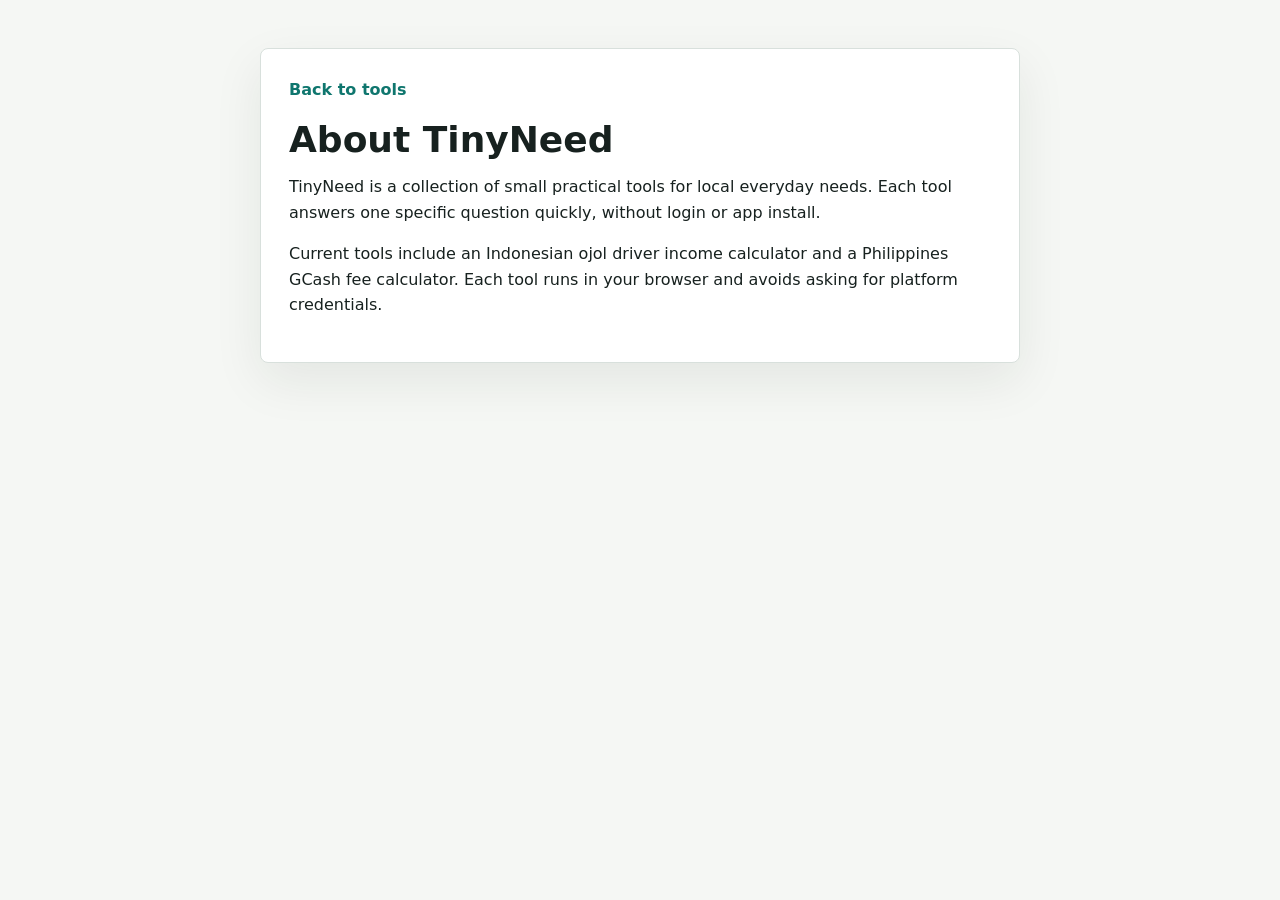
<file: about/index.html>
<!doctype html>
<html lang="en">
  <head>
    <meta charset="utf-8">
    <meta name="viewport" content="width=device-width, initial-scale=1">
    <title>About TinyNeed</title>
    <meta name="description" content="TinyNeed builds small practical tools for everyday decisions.">
    <meta name="google-adsense-account" content="ca-pub-7896672979027584">
    <script async src="https://pagead2.googlesyndication.com/pagead/js/adsbygoogle.js?client=ca-pub-7896672979027584" crossorigin="anonymous"></script>
    <link rel="stylesheet" href="/styles.css">
  </head>
  <body>
    <main class="simple-page">
      <a class="back-link" href="/">Back to tools</a>
      <h1>About TinyNeed</h1>
      <p>TinyNeed is a collection of small practical tools for local everyday needs. Each tool answers one specific question quickly, without login or app install.</p>
      <p>Current tools include an Indonesian ojol driver income calculator and a Philippines GCash fee calculator. Each tool runs in your browser and avoids asking for platform credentials.</p>
    </main>
  </body>
</html>
</file>
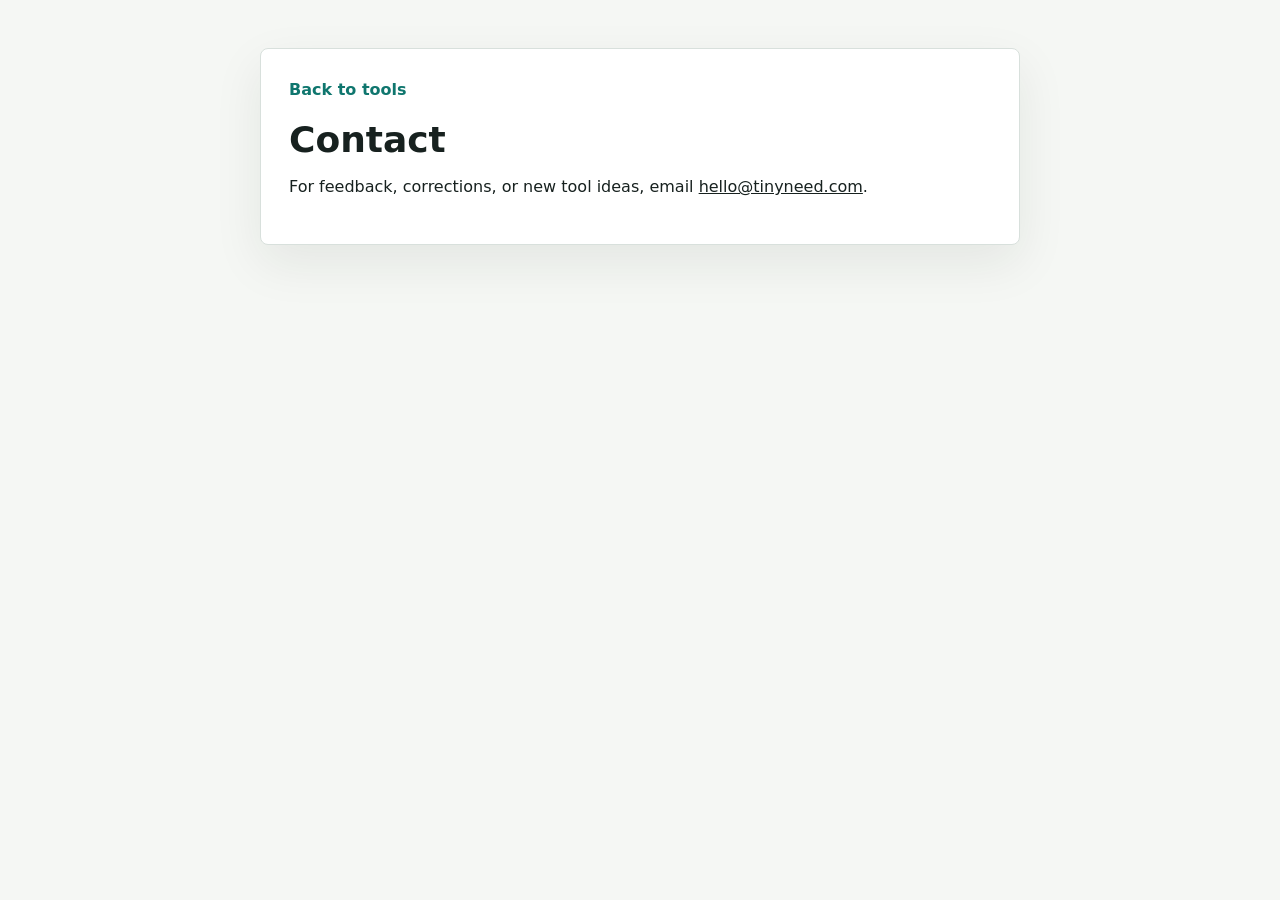
<file: contact/index.html>
<!doctype html>
<html lang="en">
  <head>
    <meta charset="utf-8">
    <meta name="viewport" content="width=device-width, initial-scale=1">
    <title>Contact TinyNeed</title>
    <meta name="description" content="Contact TinyNeed for feedback and tool suggestions.">
    <meta name="google-adsense-account" content="ca-pub-7896672979027584">
    <script async src="https://pagead2.googlesyndication.com/pagead/js/adsbygoogle.js?client=ca-pub-7896672979027584" crossorigin="anonymous"></script>
    <link rel="stylesheet" href="/styles.css">
  </head>
  <body>
    <main class="simple-page">
      <a class="back-link" href="/">Back to tools</a>
      <h1>Contact</h1>
      <p>For feedback, corrections, or new tool ideas, email <a href="mailto:hello@tinyneed.com">hello@tinyneed.com</a>.</p>
    </main>
  </body>
</html>
</file>
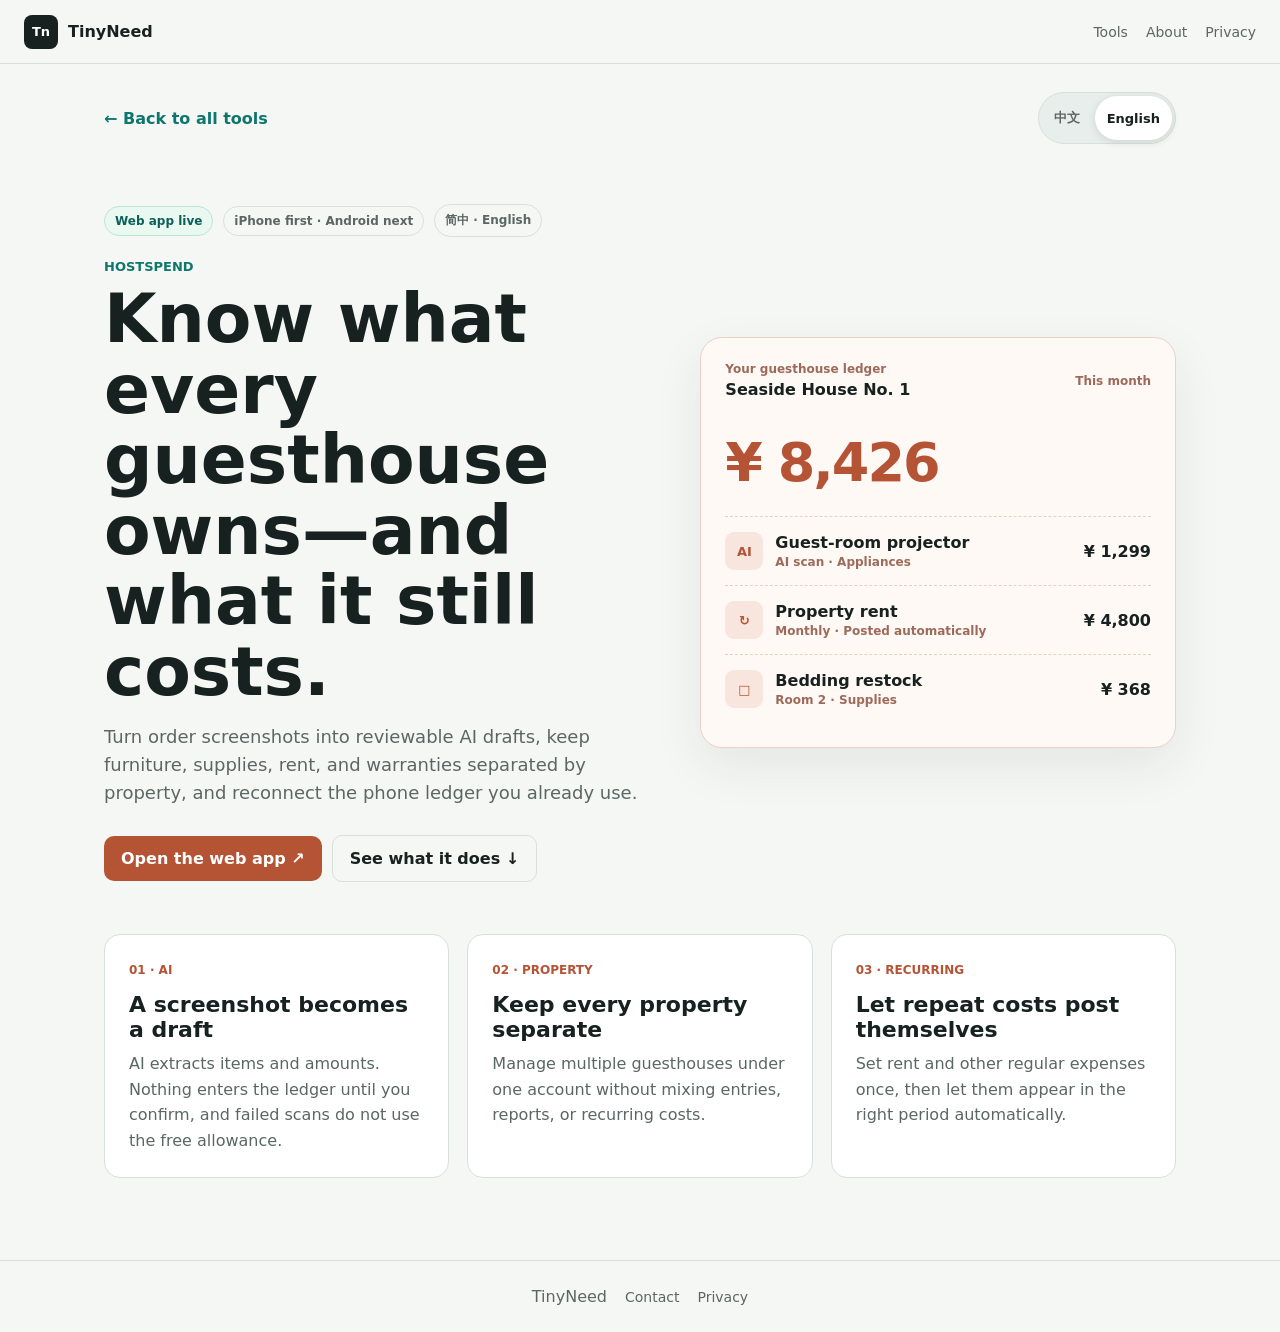
<file: hostspend/index.html>
<!doctype html>
<html lang="en">
  <head>
    <meta charset="utf-8">
    <meta name="viewport" content="width=device-width, initial-scale=1">
    <title>HostSpend - Guesthouse Purchase Ledger | TinyNeed</title>
    <meta name="description" content="HostSpend keeps purchases, recurring costs, warranties, and AI-assisted order drafts organized for every guesthouse property.">
    <meta property="og:title" content="HostSpend by TinyNeed">
    <meta property="og:description" content="A purchase ledger for guesthouse owners, with AI order-image drafts and recurring expenses.">
    <meta property="og:type" content="website">
    <meta property="og:url" content="https://tinyneed.com/hostspend/">
    <meta name="theme-color" content="#17211f">
    <link rel="canonical" href="https://tinyneed.com/hostspend/">
    <link rel="alternate" hreflang="en" href="https://tinyneed.com/hostspend/?lang=en">
    <link rel="alternate" hreflang="zh-Hans" href="https://tinyneed.com/hostspend/?lang=zh-Hans">
    <link rel="alternate" hreflang="x-default" href="https://tinyneed.com/hostspend/">
    <link rel="stylesheet" href="/styles.css?v=hub-20260701-2">
    <link rel="stylesheet" href="/hostspend/styles.css?v=20260826-1">
  </head>
  <body
    data-hostspend-localized
    data-update-document-locale="true"
    data-title-en="HostSpend - Guesthouse Purchase Ledger | TinyNeed"
    data-title-zh="民宿家底 - 民宿老板的购买账本 | TinyNeed"
    data-description-en="HostSpend keeps purchases, recurring costs, warranties, and AI-assisted order drafts organized for every guesthouse property."
    data-description-zh="民宿家底帮助民宿老板按门店管理采购、固定支出、保修期限和 AI 订单截图草稿。"
  >
    <header class="topbar">
      <a class="brand" href="/" aria-label="TinyNeed home">
        <span class="brand-mark">Tn</span>
        <span>TinyNeed</span>
      </a>
      <nav class="topnav" aria-label="Site links">
        <a href="/#tools" data-copy-en="Tools" data-copy-zh="工具">Tools</a>
        <a href="/about/" data-copy-en="About" data-copy-zh="关于">About</a>
        <a href="/privacy/" data-copy-en="Privacy" data-copy-zh="隐私">Privacy</a>
      </nav>
    </header>

    <main class="app-shell hostspend-shell">
      <div class="hostspend-page-tools">
        <a class="back-link" href="/#tools" data-copy-en="← Back to all tools" data-copy-zh="← 返回全部工具">← Back to all tools</a>
        <div class="hostspend-locale-switch" aria-label="Language">
          <button type="button" data-locale="zh-Hans" aria-pressed="false">中文</button>
          <button type="button" data-locale="en" aria-pressed="true">English</button>
        </div>
      </div>

      <section class="hostspend-hero">
        <div class="hostspend-copy">
          <div class="hostspend-meta">
            <span data-copy-en="Web app live" data-copy-zh="网页版已可用">Web app live</span>
            <span data-copy-en="iPhone first · Android next" data-copy-zh="iPhone 优先 · Android 跟进">iPhone first · Android next</span>
            <span>简中 · English</span>
          </div>
          <p class="eyebrow" data-copy-en="HostSpend" data-copy-zh="民宿家底">HostSpend</p>
          <h1
            data-copy-en="Know what every guesthouse owns—and what it still costs."
            data-copy-zh="每一家民宿，买过什么、还要交什么，一本账说清楚。"
          >Know what every guesthouse owns—and what it still costs.</h1>
          <p
            class="hero-text"
            data-copy-en="Turn order screenshots into reviewable AI drafts, keep furniture, supplies, rent, and warranties separated by property, and reconnect the phone ledger you already use."
            data-copy-zh="拍一张订单截图交给 AI，核对草稿后再入账；家具、耗材、房租和保修期都按民宿分开管理。以前用手机号记过的账，也能继续接上。"
          >Turn order screenshots into reviewable AI drafts, keep furniture, supplies, rent, and warranties separated by property, and reconnect the phone ledger you already use.</p>
          <div class="hostspend-actions">
            <a class="hostspend-primary" href="https://jiadi.gojito.top/" data-copy-en="Open the web app ↗" data-copy-zh="立即打开网页版 ↗">Open the web app ↗</a>
            <a class="hostspend-secondary" href="#features" data-copy-en="See what it does ↓" data-copy-zh="看看能做什么 ↓">See what it does ↓</a>
          </div>
        </div>

        <aside class="hostspend-ledger" aria-label="Ledger preview">
          <div class="hostspend-ledger-head">
            <div>
              <span data-copy-en="Your guesthouse ledger" data-copy-zh="你的民宿家底">Your guesthouse ledger</span>
              <strong data-copy-en="Seaside House No. 1" data-copy-zh="海边一号店">Seaside House No. 1</strong>
            </div>
            <span data-copy-en="This month" data-copy-zh="本月">This month</span>
          </div>
          <div class="hostspend-total">¥ 8,426</div>
          <div class="hostspend-entry">
            <span>AI</span>
            <div><strong data-copy-en="Guest-room projector" data-copy-zh="客房投影仪">Guest-room projector</strong><small data-copy-en="AI scan · Appliances" data-copy-zh="AI 截图识别 · 家具家电">AI scan · Appliances</small></div>
            <strong>¥ 1,299</strong>
          </div>
          <div class="hostspend-entry">
            <span>↻</span>
            <div><strong data-copy-en="Property rent" data-copy-zh="整租房租">Property rent</strong><small data-copy-en="Monthly · Posted automatically" data-copy-zh="每月固定 · 自动入账">Monthly · Posted automatically</small></div>
            <strong>¥ 4,800</strong>
          </div>
          <div class="hostspend-entry">
            <span>□</span>
            <div><strong data-copy-en="Bedding restock" data-copy-zh="四件套补货">Bedding restock</strong><small data-copy-en="Room 2 · Supplies" data-copy-zh="2 号房 · 耗材">Room 2 · Supplies</small></div>
            <strong>¥ 368</strong>
          </div>
        </aside>
      </section>

      <section class="hostspend-features" id="features">
        <article>
          <span>01 · AI</span>
          <h2 data-copy-en="A screenshot becomes a draft" data-copy-zh="截图先变草稿">A screenshot becomes a draft</h2>
          <p data-copy-en="AI extracts items and amounts. Nothing enters the ledger until you confirm, and failed scans do not use the free allowance." data-copy-zh="AI 自动提取物品和金额，你确认之后才写进账本；失败不扣免费次数。">AI extracts items and amounts. Nothing enters the ledger until you confirm, and failed scans do not use the free allowance.</p>
        </article>
        <article>
          <span>02 · PROPERTY</span>
          <h2 data-copy-en="Keep every property separate" data-copy-zh="每家店分开算">Keep every property separate</h2>
          <p data-copy-en="Manage multiple guesthouses under one account without mixing entries, reports, or recurring costs." data-copy-zh="同一个账号管理多家民宿，账目、统计与固定支出不串店。">Manage multiple guesthouses under one account without mixing entries, reports, or recurring costs.</p>
        </article>
        <article>
          <span>03 · RECURRING</span>
          <h2 data-copy-en="Let repeat costs post themselves" data-copy-zh="固定支出自己来">Let repeat costs post themselves</h2>
          <p data-copy-en="Set rent and other regular expenses once, then let them appear in the right period automatically." data-copy-zh="把月租、物业费等设一次，到了周期自动进入对应月份。">Set rent and other regular expenses once, then let them appear in the right period automatically.</p>
        </article>
      </section>
    </main>

    <footer class="footer">
      <span>TinyNeed</span>
      <a href="/contact/" data-copy-en="Contact" data-copy-zh="联系">Contact</a>
      <a href="/privacy/" data-copy-en="Privacy" data-copy-zh="隐私">Privacy</a>
    </footer>
    <script type="module" src="/hostspend/localization.js"></script>
  </body>
</html>
</file>
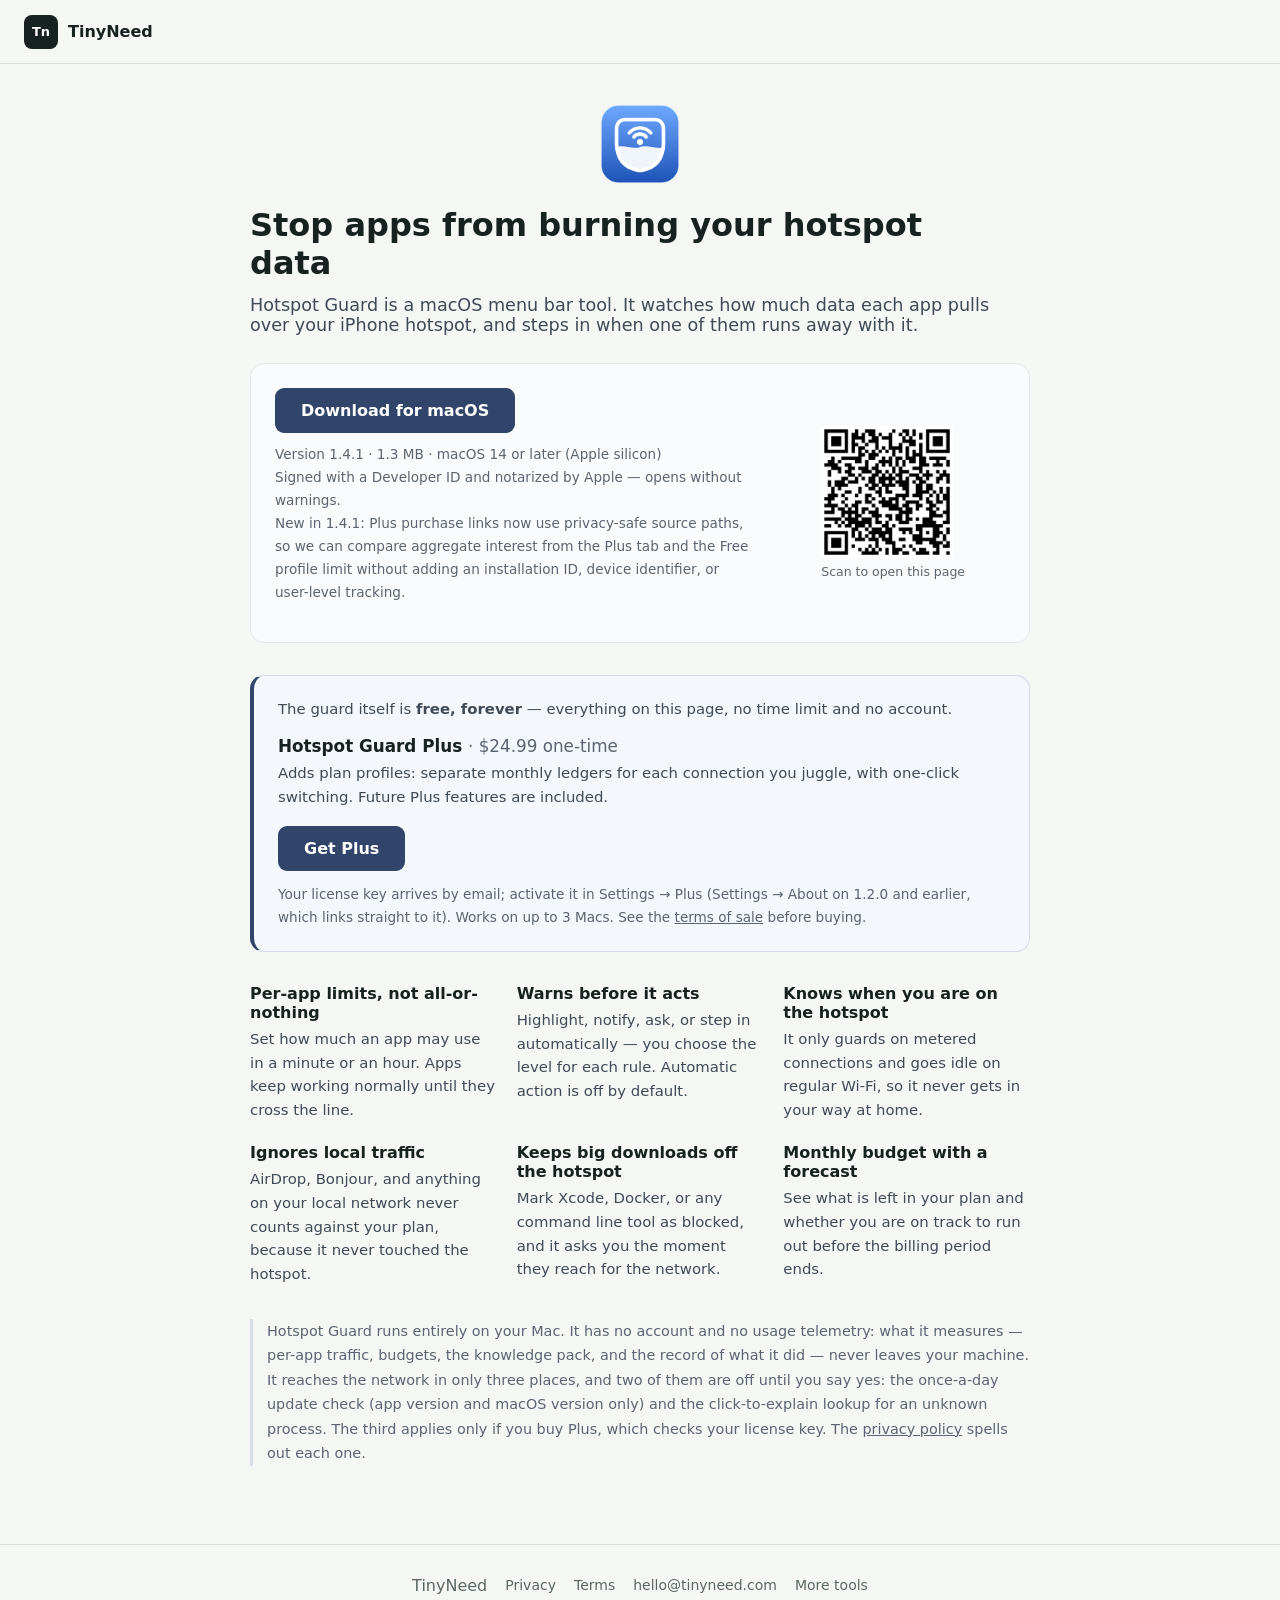
<file: hotspot-guard/index.html>
<!doctype html>
<html lang="en">
  <head>
    <meta charset="utf-8">
    <meta name="viewport" content="width=device-width, initial-scale=1">
    <title>Hotspot Guard - Stop apps from burning your hotspot data</title>
    <meta name="description" content="A menu bar guard for macOS. Watches per-app data use on your iPhone hotspot and stops the app that runs away with it.">
    <meta property="og:title" content="Hotspot Guard">
    <meta property="og:description" content="Stop apps from burning your hotspot data.">
    <meta property="og:type" content="website">
    <meta property="og:url" content="https://tinyneed.com/hotspot-guard/">
    <meta name="theme-color" content="#31456a">
    <link rel="canonical" href="https://tinyneed.com/hotspot-guard/">
    <link rel="stylesheet" href="/styles.css?v=hotspot-20260726-1">
    <style>
      .hg-wrap { max-width: 820px; margin: 0 auto; padding: 32px 20px 64px; }
      .hg-hero h1 { font-size: 2rem; line-height: 1.2; margin: 0 0 12px; }
      .hg-lede { font-size: 1.1rem; color: #3f4a55; margin: 0 0 28px; }
      .hg-get { display: flex; gap: 28px; flex-wrap: wrap; align-items: center;
                padding: 24px; border: 1px solid #e2e6ee; border-radius: 14px;
                background: #fafbfd; margin-bottom: 32px; }
      .hg-get-main { flex: 1 1 280px; }
      .hg-btn { display: inline-block; background: #31456a; color: #fff;
                padding: 13px 26px; border-radius: 9px; font-weight: 600;
                text-decoration: none; }
      .hg-btn:hover { background: #24334f; }
      .hg-meta { font-size: .85rem; color: #5b6470; margin-top: 10px; line-height: 1.7; }
      .hg-qr { text-align: center; }
      .hg-qr img { width: 132px; height: 132px; display: block; }
      .hg-icon { display: block; margin: 0 auto 14px; }
      .hg-qr figcaption { font-size: .78rem; color: #5b6470; margin-top: 6px; }
      .hg-grid { display: grid; gap: 20px; grid-template-columns: repeat(auto-fit, minmax(240px, 1fr)); }
      .hg-card h3 { margin: 0 0 6px; font-size: 1rem; }
      .hg-card p { margin: 0; color: #3f4a55; font-size: .93rem; line-height: 1.6; }
      /* 购买区自成一块：此前它只是 hg-meta 长文末尾的一句话，读起来不像可买的东西。
         底色和左边框比 .hg-get 略强一档，让它在同屏里是第二个明确的动作。 */
      .hg-plus { padding: 22px 24px; border: 1px solid #d3dbe8; border-left: 4px solid #31456a;
                 border-radius: 14px; background: #f4f7fc; margin-bottom: 32px; }
      .hg-plus-free { margin: 0 0 14px; color: #3f4a55; font-size: .93rem; line-height: 1.6; }
      .hg-plus-title { margin: 0 0 6px; font-size: 1.05rem; }
      .hg-plus-title span { font-weight: 500; color: #5b6470; }
      .hg-plus-pitch { margin: 0 0 16px; color: #3f4a55; font-size: .93rem; line-height: 1.6; }
      .hg-plus p:has(> .hg-btn-plus) { margin: 0 0 12px; }
      .hg-plus-fine { margin: 0; font-size: .85rem; color: #5b6470; line-height: 1.7; }
      .hg-note { border-left: 3px solid #d8dde7; padding-left: 14px; color: #5b6470;
                 font-size: .9rem; line-height: 1.7; margin-top: 32px; }
      /* 根站 .footer 是不换行的 flex，那里只有三项；这里有五项，
         390px 宽会溢出屏幕，所以本页放开换行。 */
      .footer { flex-wrap: wrap; gap: 10px 18px; padding: 18px 20px; }
    </style>
  </head>
  <body>
    <header class="topbar">
      <a class="brand" href="/" aria-label="TinyNeed home">
        <span class="brand-mark">Tn</span>
        <span>TinyNeed</span>
      </a>
    </header>

    <main class="hg-wrap">
      <section class="hg-hero">
        <img class="hg-icon" src="/hotspot-guard/assets/icon.png"
             alt="Hotspot Guard app icon" width="96" height="96">
        <h1>Stop apps from burning your hotspot data</h1>
        <p class="hg-lede">
          Hotspot Guard is a macOS menu bar tool. It watches how much data each app
          pulls over your iPhone hotspot, and steps in when one of them runs away with it.
        </p>
      </section>

      <section class="hg-get">
        <div class="hg-get-main">
          <a class="hg-btn" href="/hotspot-guard/download">
            Download for macOS
          </a>
          <p class="hg-meta">
            Version 1.4.1 &middot; 1.3 MB &middot; macOS 14 or later (Apple silicon)<br>
            Signed with a Developer ID and notarized by Apple &mdash; opens without warnings.<br>
            New in 1.4.1: Plus purchase links now use privacy-safe source paths, so we can
            compare aggregate interest from the Plus tab and the Free profile limit without
            adding an installation ID, device identifier, or user-level tracking.
          </p>
        </div>
        <figure class="hg-qr">
          <img src="/hotspot-guard/assets/qr.png" alt="QR code linking to this page"
               width="132" height="132">
          <figcaption>Scan to open this page</figcaption>
        </figure>
      </section>

      <section class="hg-plus">
        <p class="hg-plus-free">
          The guard itself is <strong>free, forever</strong> &mdash; everything on this page,
          no time limit and no account.
        </p>
        <h2 class="hg-plus-title">Hotspot Guard Plus <span>&middot; $24.99 one-time</span></h2>
        <p class="hg-plus-pitch">
          Adds plan profiles: separate monthly ledgers for each connection you juggle,
          with one-click switching. Future Plus features are included.
        </p>
        <p>
          <a class="hg-btn hg-btn-plus" href="/hotspot-guard/buy/web">
            Get Plus
          </a>
        </p>
        <p class="hg-plus-fine">
          Your license key arrives by email; activate it in Settings &rarr; Plus
          (Settings &rarr; About on 1.2.0 and earlier, which links straight to it).
          Works on up to 3 Macs. See the
          <a href="/hotspot-guard/terms/">terms of sale</a> before buying.
        </p>
      </section>

      <section class="hg-grid">
        <div class="hg-card">
          <h3>Per-app limits, not all-or-nothing</h3>
          <p>Set how much an app may use in a minute or an hour. Apps keep working
             normally until they cross the line.</p>
        </div>
        <div class="hg-card">
          <h3>Warns before it acts</h3>
          <p>Highlight, notify, ask, or step in automatically &mdash; you choose the
             level for each rule. Automatic action is off by default.</p>
        </div>
        <div class="hg-card">
          <h3>Knows when you are on the hotspot</h3>
          <p>It only guards on metered connections and goes idle on regular Wi-Fi,
             so it never gets in your way at home.</p>
        </div>
        <div class="hg-card">
          <h3>Ignores local traffic</h3>
          <p>AirDrop, Bonjour, and anything on your local network never counts
             against your plan, because it never touched the hotspot.</p>
        </div>
        <div class="hg-card">
          <h3>Keeps big downloads off the hotspot</h3>
          <p>Mark Xcode, Docker, or any command line tool as blocked, and it asks
             you the moment they reach for the network.</p>
        </div>
        <div class="hg-card">
          <h3>Monthly budget with a forecast</h3>
          <p>See what is left in your plan and whether you are on track to run out
             before the billing period ends.</p>
        </div>
      </section>

      <p class="hg-note">
        Hotspot Guard runs entirely on your Mac. It has no account and no usage telemetry:
        what it measures &mdash; per-app traffic, budgets, the knowledge pack, and the record
        of what it did &mdash; never leaves your machine. It reaches the network in only three
        places, and two of them are off until you say yes: the once-a-day update check
        (app version and macOS version only) and the click-to-explain lookup for an unknown
        process. The third applies only if you buy Plus, which checks your license key.
        The <a href="/hotspot-guard/privacy/">privacy policy</a> spells out each one.
      </p>
    </main>

    <footer class="footer">
      <span>TinyNeed</span>
      <a href="/hotspot-guard/privacy/">Privacy</a>
      <a href="/hotspot-guard/terms/">Terms</a>
      <!--email_off--><a href="mailto:hello@tinyneed.com?subject=Hotspot%20Guard%20support">hello@tinyneed.com</a><!--/email_off-->
      <a href="/">More tools</a>
    </footer>
  </body>
</html>
</file>
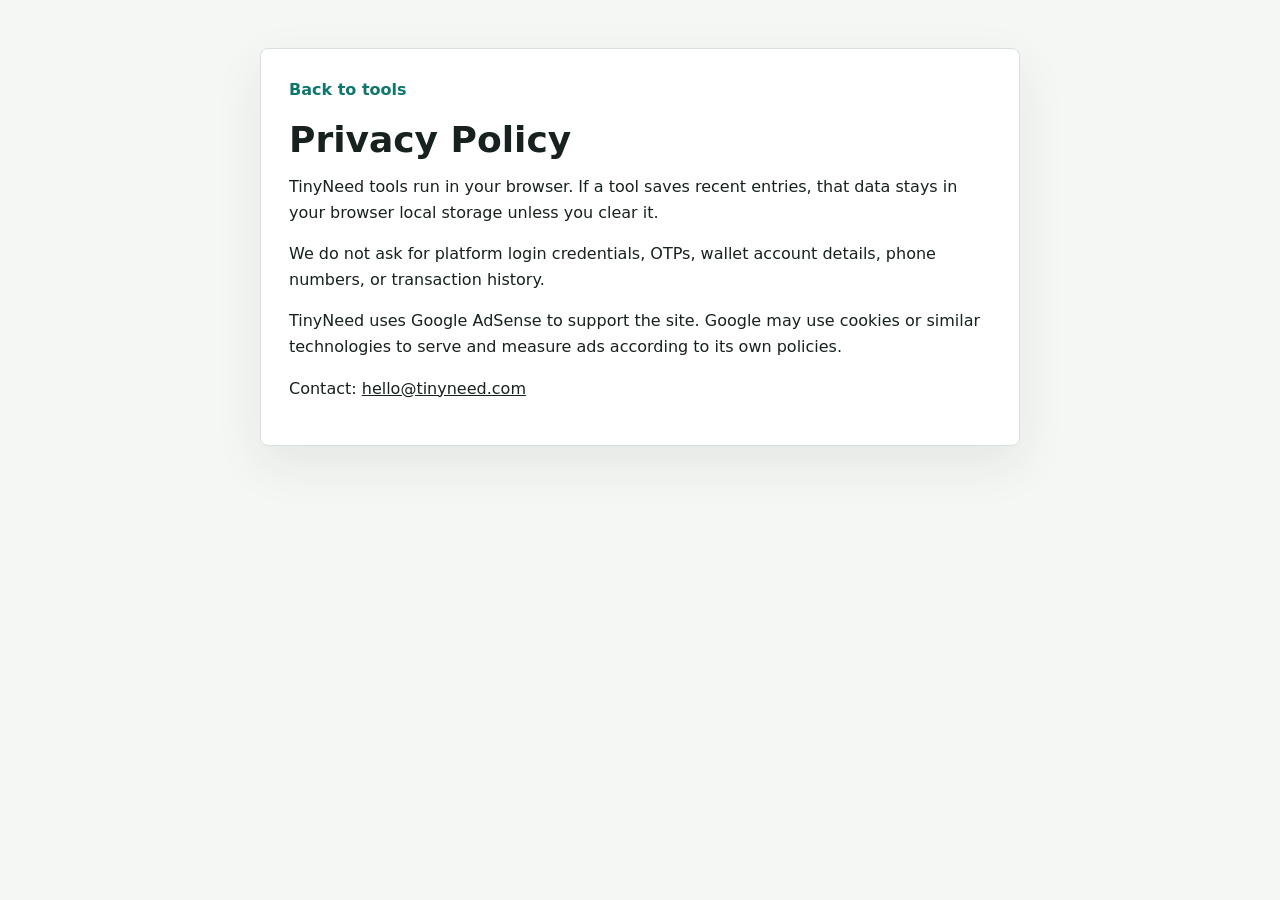
<file: privacy/index.html>
<!doctype html>
<html lang="en">
  <head>
    <meta charset="utf-8">
    <meta name="viewport" content="width=device-width, initial-scale=1">
    <title>Privacy Policy - TinyNeed</title>
    <meta name="description" content="TinyNeed privacy policy.">
    <meta name="google-adsense-account" content="ca-pub-7896672979027584">
    <script async src="https://pagead2.googlesyndication.com/pagead/js/adsbygoogle.js?client=ca-pub-7896672979027584" crossorigin="anonymous"></script>
    <link rel="stylesheet" href="/styles.css">
  </head>
  <body>
    <main class="simple-page">
      <a class="back-link" href="/">Back to tools</a>
      <h1>Privacy Policy</h1>
      <p>TinyNeed tools run in your browser. If a tool saves recent entries, that data stays in your browser local storage unless you clear it.</p>
      <p>We do not ask for platform login credentials, OTPs, wallet account details, phone numbers, or transaction history.</p>
      <p>TinyNeed uses Google AdSense to support the site. Google may use cookies or similar technologies to serve and measure ads according to its own policies.</p>
      <p>Contact: <a href="mailto:hello@tinyneed.com">hello@tinyneed.com</a></p>
    </main>
  </body>
</html>
</file>
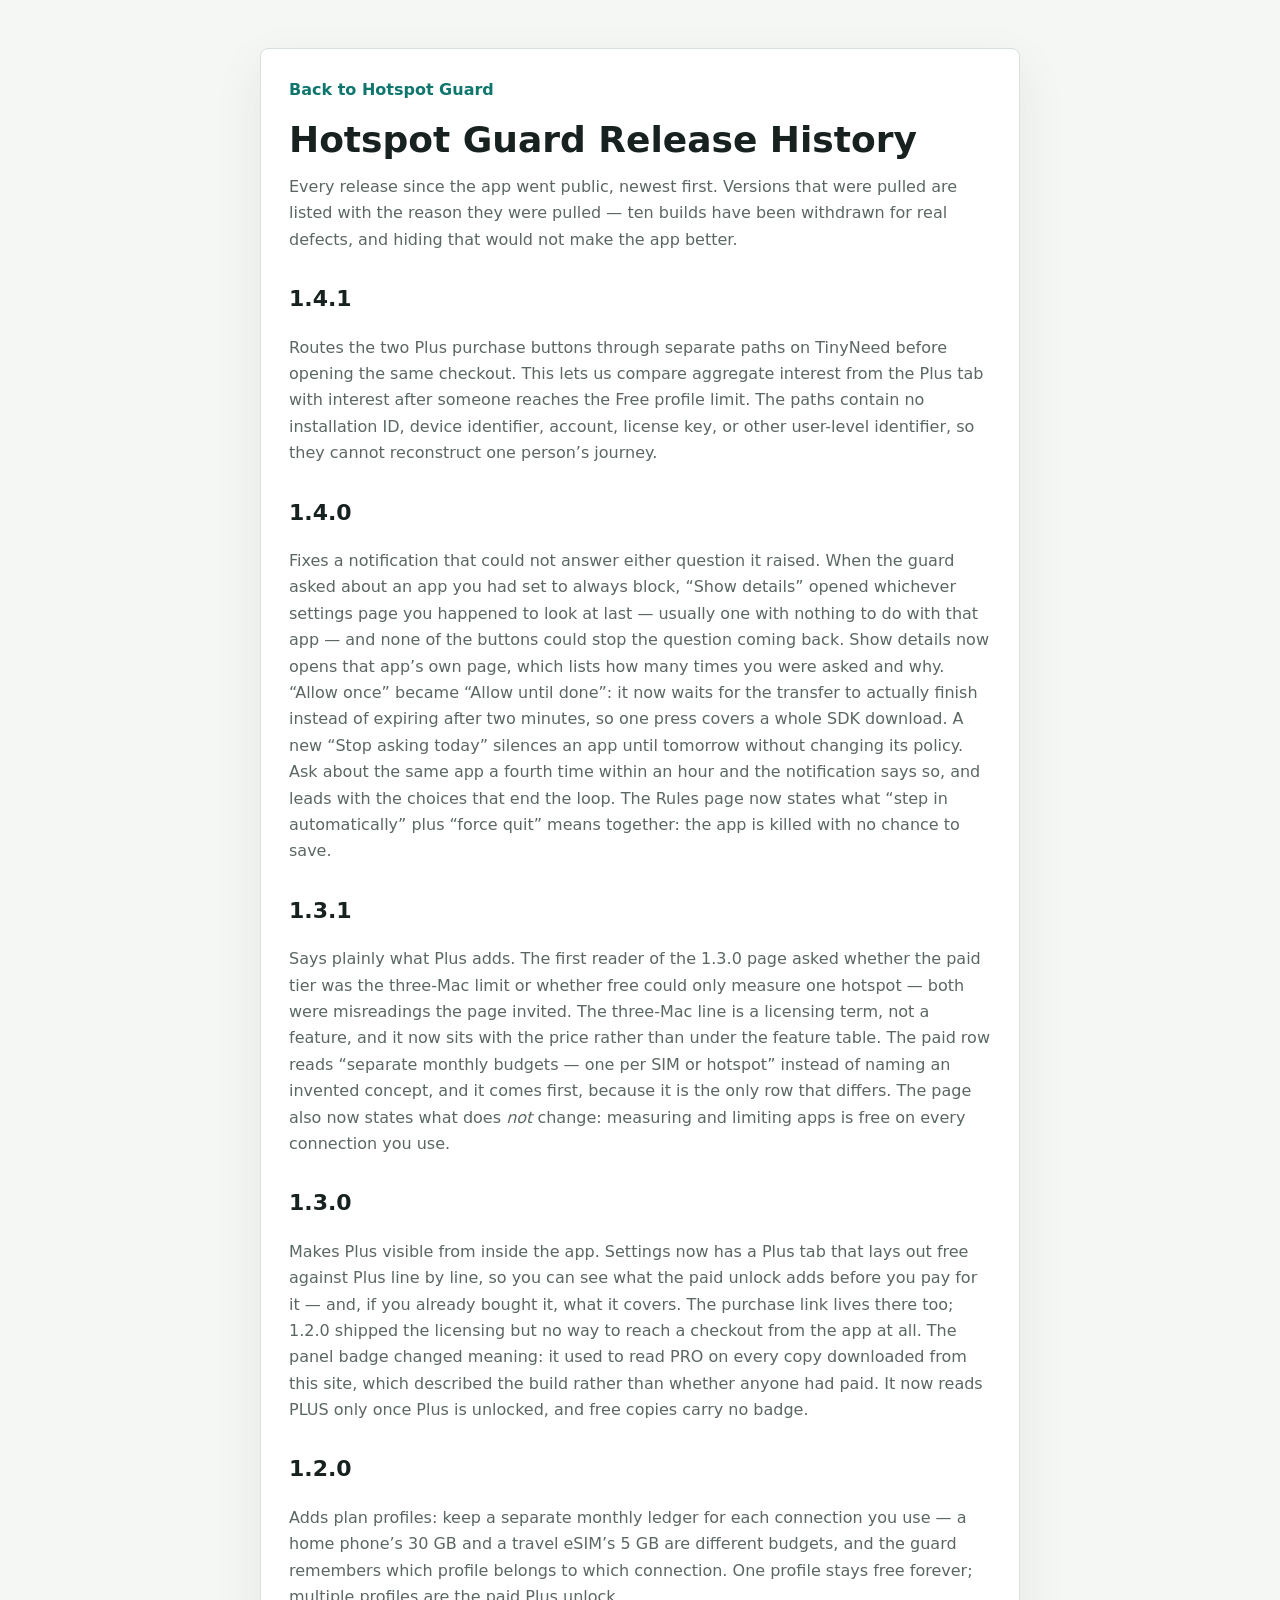
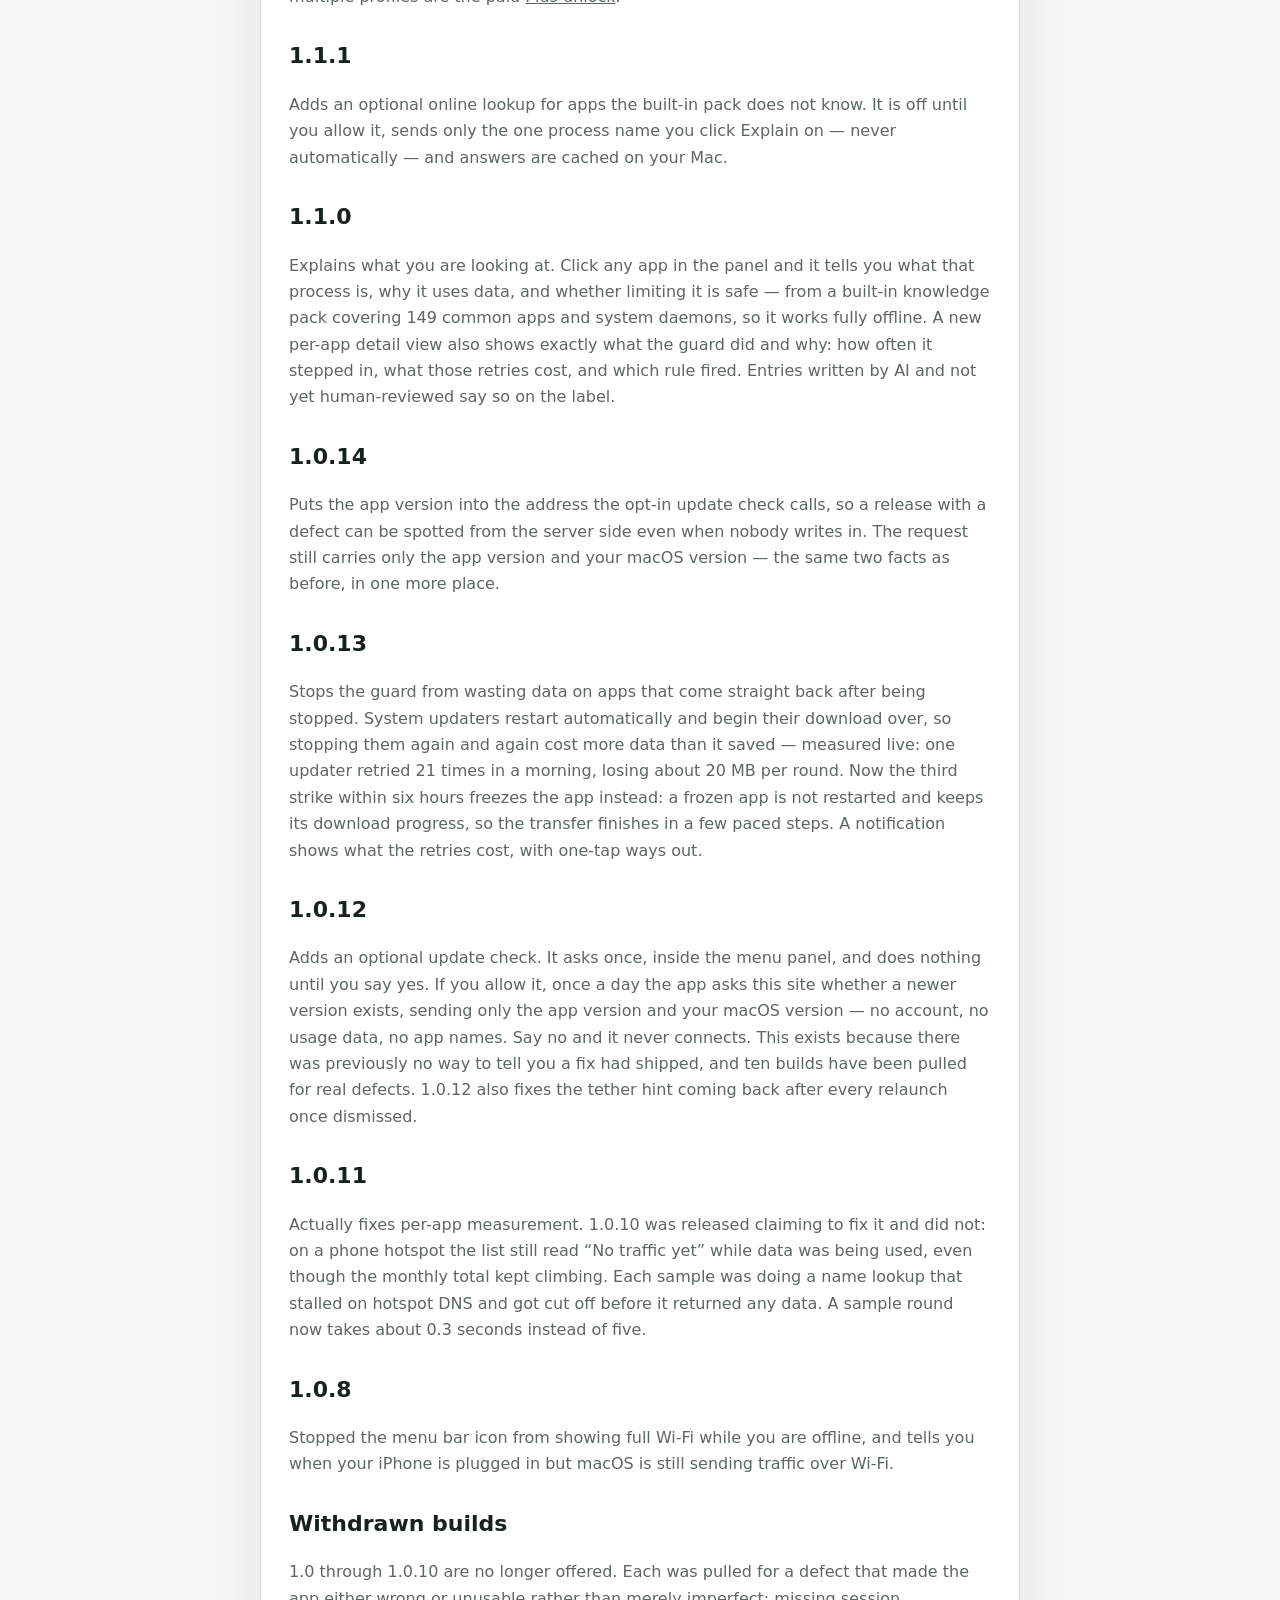
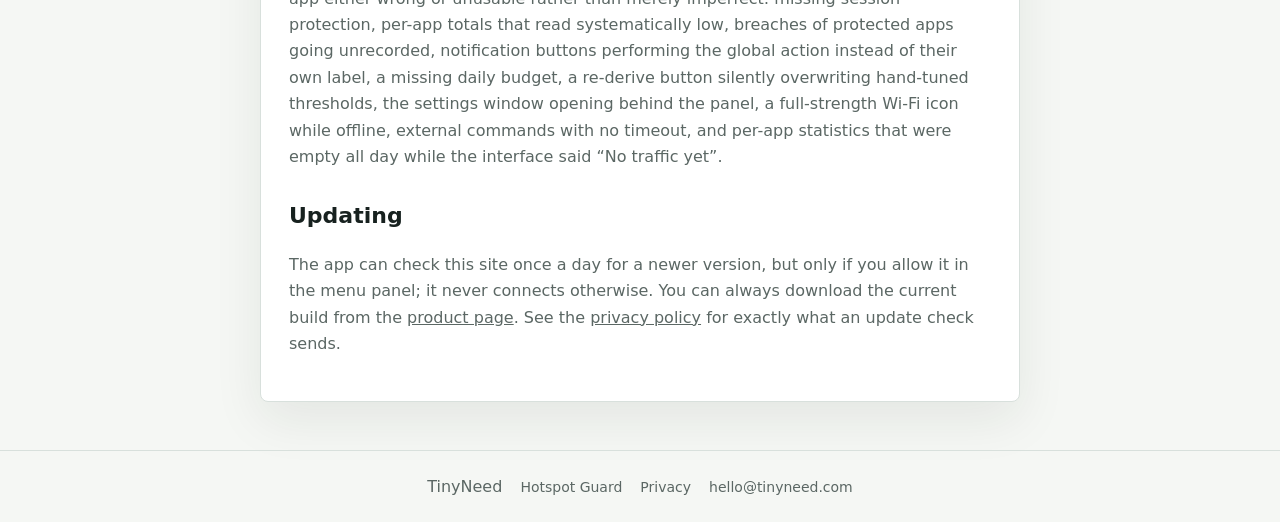
<file: hotspot-guard/changelog/index.html>
<!doctype html>
<html lang="en">
  <head>
    <meta charset="utf-8">
    <meta name="viewport" content="width=device-width, initial-scale=1">
    <title>Hotspot Guard Release History</title>
    <meta name="description" content="Every released version of the Hotspot Guard macOS app, what changed, and which builds were withdrawn and why.">
    <link rel="canonical" href="https://tinyneed.com/hotspot-guard/changelog/">
    <link rel="stylesheet" href="/styles.css?v=hotspot-20260726-1">
  </head>
  <body>
    <main class="simple-page legal-page">
      <a class="back-link" href="/hotspot-guard/">Back to Hotspot Guard</a>
      <h1>Hotspot Guard Release History</h1>
      <p>Every release since the app went public, newest first. Versions that were pulled are listed with the reason they were pulled &mdash; ten builds have been withdrawn for real defects, and hiding that would not make the app better.</p>

      <h2>1.4.1</h2>
      <p>Routes the two Plus purchase buttons through separate paths on TinyNeed before opening the same checkout. This lets us compare aggregate interest from the Plus tab with interest after someone reaches the Free profile limit. The paths contain no installation ID, device identifier, account, license key, or other user-level identifier, so they cannot reconstruct one person&rsquo;s journey.</p>

      <h2>1.4.0</h2>
      <p>Fixes a notification that could not answer either question it raised. When the guard asked about an app you had set to always block, &ldquo;Show details&rdquo; opened whichever settings page you happened to look at last &mdash; usually one with nothing to do with that app &mdash; and none of the buttons could stop the question coming back. Show details now opens that app&rsquo;s own page, which lists how many times you were asked and why. &ldquo;Allow once&rdquo; became &ldquo;Allow until done&rdquo;: it now waits for the transfer to actually finish instead of expiring after two minutes, so one press covers a whole SDK download. A new &ldquo;Stop asking today&rdquo; silences an app until tomorrow without changing its policy. Ask about the same app a fourth time within an hour and the notification says so, and leads with the choices that end the loop. The Rules page now states what &ldquo;step in automatically&rdquo; plus &ldquo;force quit&rdquo; means together: the app is killed with no chance to save.</p>

      <h2>1.3.1</h2>
      <p>Says plainly what Plus adds. The first reader of the 1.3.0 page asked whether the paid tier was the three-Mac limit or whether free could only measure one hotspot &mdash; both were misreadings the page invited. The three-Mac line is a licensing term, not a feature, and it now sits with the price rather than under the feature table. The paid row reads &ldquo;separate monthly budgets &mdash; one per SIM or hotspot&rdquo; instead of naming an invented concept, and it comes first, because it is the only row that differs. The page also now states what does <em>not</em> change: measuring and limiting apps is free on every connection you use.</p>

      <h2>1.3.0</h2>
      <p>Makes Plus visible from inside the app. Settings now has a Plus tab that lays out free against Plus line by line, so you can see what the paid unlock adds before you pay for it &mdash; and, if you already bought it, what it covers. The purchase link lives there too; 1.2.0 shipped the licensing but no way to reach a checkout from the app at all. The panel badge changed meaning: it used to read PRO on every copy downloaded from this site, which described the build rather than whether anyone had paid. It now reads PLUS only once Plus is unlocked, and free copies carry no badge.</p>

      <h2>1.2.0</h2>
      <p>Adds plan profiles: keep a separate monthly ledger for each connection you use &mdash; a home phone&rsquo;s 30 GB and a travel eSIM&rsquo;s 5 GB are different budgets, and the guard remembers which profile belongs to which connection. One profile stays free forever; multiple profiles are the paid <a href="/hotspot-guard/">Plus unlock</a>.</p>

      <h2>1.1.1</h2>
      <p>Adds an optional online lookup for apps the built-in pack does not know. It is off until you allow it, sends only the one process name you click Explain on &mdash; never automatically &mdash; and answers are cached on your Mac.</p>

      <h2>1.1.0</h2>
      <p>Explains what you are looking at. Click any app in the panel and it tells you what that process is, why it uses data, and whether limiting it is safe &mdash; from a built-in knowledge pack covering 149 common apps and system daemons, so it works fully offline. A new per-app detail view also shows exactly what the guard did and why: how often it stepped in, what those retries cost, and which rule fired. Entries written by AI and not yet human-reviewed say so on the label.</p>

      <h2>1.0.14</h2>
      <p>Puts the app version into the address the opt-in update check calls, so a release with a defect can be spotted from the server side even when nobody writes in. The request still carries only the app version and your macOS version &mdash; the same two facts as before, in one more place.</p>

      <h2>1.0.13</h2>
      <p>Stops the guard from wasting data on apps that come straight back after being stopped. System updaters restart automatically and begin their download over, so stopping them again and again cost more data than it saved &mdash; measured live: one updater retried 21 times in a morning, losing about 20 MB per round. Now the third strike within six hours freezes the app instead: a frozen app is not restarted and keeps its download progress, so the transfer finishes in a few paced steps. A notification shows what the retries cost, with one-tap ways out.</p>

      <h2>1.0.12</h2>
      <p>Adds an optional update check. It asks once, inside the menu panel, and does nothing until you say yes. If you allow it, once a day the app asks this site whether a newer version exists, sending only the app version and your macOS version &mdash; no account, no usage data, no app names. Say no and it never connects. This exists because there was previously no way to tell you a fix had shipped, and ten builds have been pulled for real defects. 1.0.12 also fixes the tether hint coming back after every relaunch once dismissed.</p>

      <h2>1.0.11</h2>
      <p>Actually fixes per-app measurement. 1.0.10 was released claiming to fix it and did not: on a phone hotspot the list still read &ldquo;No traffic yet&rdquo; while data was being used, even though the monthly total kept climbing. Each sample was doing a name lookup that stalled on hotspot DNS and got cut off before it returned any data. A sample round now takes about 0.3 seconds instead of five.</p>

      <h2>1.0.8</h2>
      <p>Stopped the menu bar icon from showing full Wi-Fi while you are offline, and tells you when your iPhone is plugged in but macOS is still sending traffic over Wi-Fi.</p>

      <h2>Withdrawn builds</h2>
      <p>1.0 through 1.0.10 are no longer offered. Each was pulled for a defect that made the app either wrong or unusable rather than merely imperfect: missing session protection, per-app totals that read systematically low, breaches of protected apps going unrecorded, notification buttons performing the global action instead of their own label, a missing daily budget, a re-derive button silently overwriting hand-tuned thresholds, the settings window opening behind the panel, a full-strength Wi-Fi icon while offline, external commands with no timeout, and per-app statistics that were empty all day while the interface said &ldquo;No traffic yet&rdquo;.</p>

      <h2>Updating</h2>
      <p>The app can check this site once a day for a newer version, but only if you allow it in the menu panel; it never connects otherwise. You can always download the current build from the <a href="/hotspot-guard/">product page</a>. See the <a href="/hotspot-guard/privacy/">privacy policy</a> for exactly what an update check sends.</p>
    </main>

    <!-- 页脚保持 4 项与 privacy/terms 一致：全局 .footer 是不换行的 flex，
         第 5 项会在 390px 撑破屏幕（落地页正因此加了 flex-wrap 覆盖）。
         Terms 从正文和落地页都可达，不必挤进这里。 -->
    <footer class="footer">
      <span>TinyNeed</span>
      <a href="/hotspot-guard/">Hotspot Guard</a>
      <a href="/hotspot-guard/privacy/">Privacy</a>
      <!--email_off--><a href="mailto:hello@tinyneed.com?subject=Hotspot%20Guard%20support">hello@tinyneed.com</a><!--/email_off-->
    </footer>
  </body>
</html>
</file>
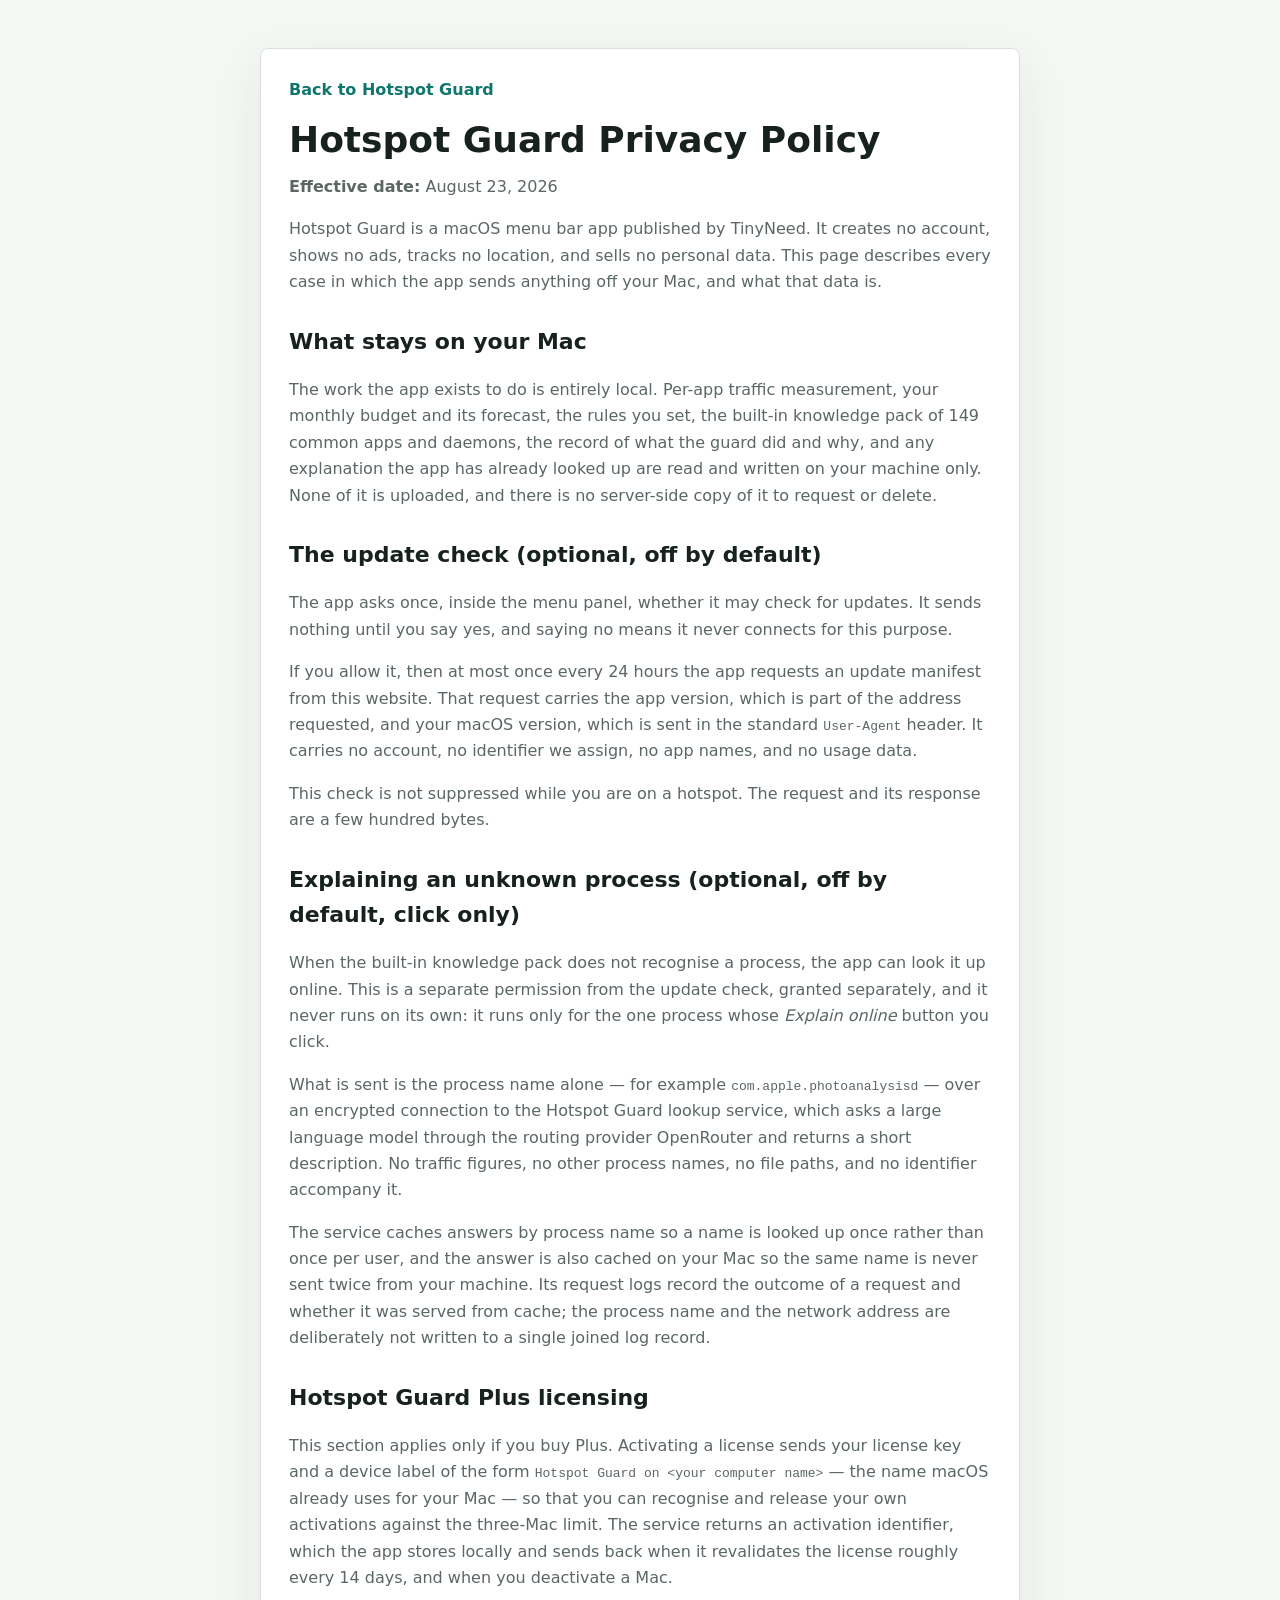
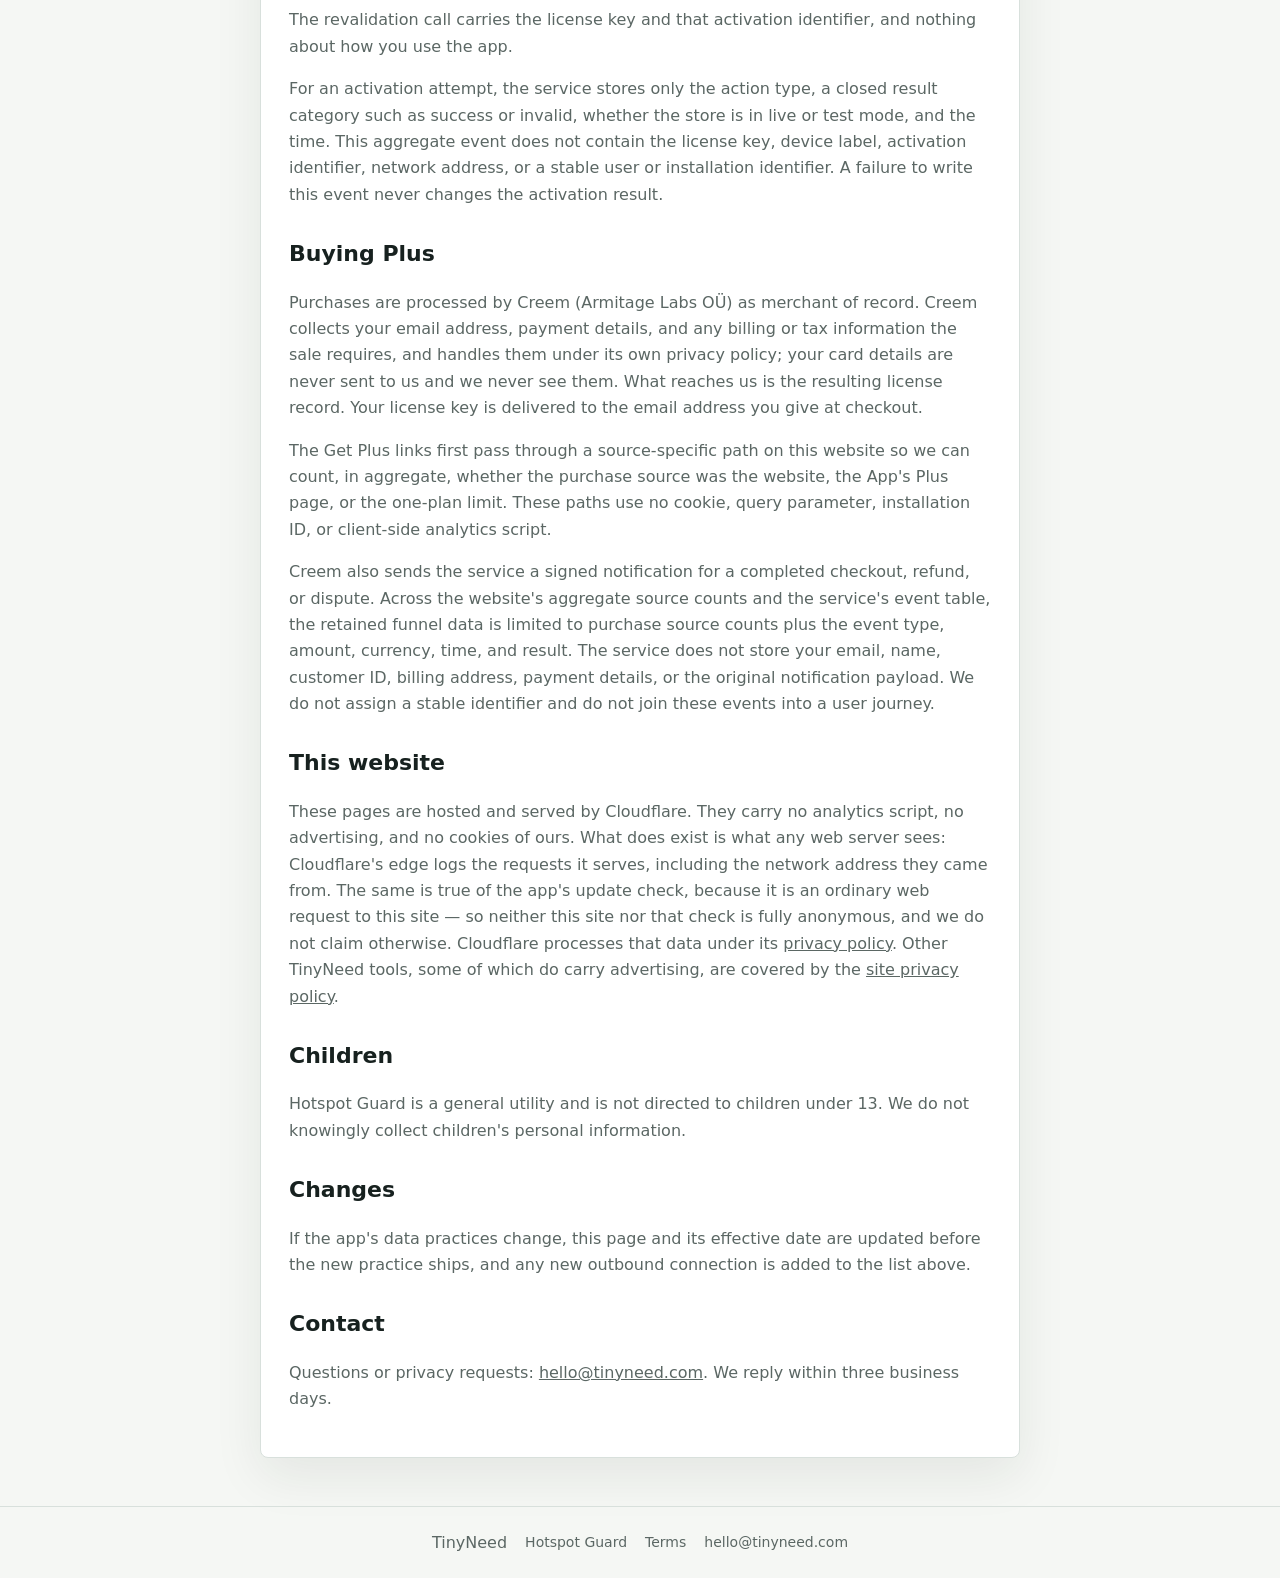
<file: hotspot-guard/privacy/index.html>
<!doctype html>
<html lang="en">
  <head>
    <meta charset="utf-8">
    <meta name="viewport" content="width=device-width, initial-scale=1">
    <title>Hotspot Guard Privacy Policy</title>
    <meta name="description" content="Privacy policy for the Hotspot Guard macOS app, including the optional update check, the optional online explanation lookup, and Plus license checks.">
    <link rel="canonical" href="https://tinyneed.com/hotspot-guard/privacy/">
    <link rel="stylesheet" href="/styles.css?v=hotspot-20260726-1">
  </head>
  <body>
    <main class="simple-page legal-page">
      <a class="back-link" href="/hotspot-guard/">Back to Hotspot Guard</a>
      <h1>Hotspot Guard Privacy Policy</h1>
      <p><strong>Effective date:</strong> August 23, 2026</p>
      <p>Hotspot Guard is a macOS menu bar app published by TinyNeed. It creates no account, shows no ads, tracks no location, and sells no personal data. This page describes every case in which the app sends anything off your Mac, and what that data is.</p>

      <h2>What stays on your Mac</h2>
      <p>The work the app exists to do is entirely local. Per-app traffic measurement, your monthly budget and its forecast, the rules you set, the built-in knowledge pack of 149 common apps and daemons, the record of what the guard did and why, and any explanation the app has already looked up are read and written on your machine only. None of it is uploaded, and there is no server-side copy of it to request or delete.</p>

      <h2>The update check (optional, off by default)</h2>
      <p>The app asks once, inside the menu panel, whether it may check for updates. It sends nothing until you say yes, and saying no means it never connects for this purpose.</p>
      <p>If you allow it, then at most once every 24 hours the app requests an update manifest from this website. That request carries the app version, which is part of the address requested, and your macOS version, which is sent in the standard <code>User-Agent</code> header. It carries no account, no identifier we assign, no app names, and no usage data.</p>
      <p>This check is not suppressed while you are on a hotspot. The request and its response are a few hundred bytes.</p>

      <h2>Explaining an unknown process (optional, off by default, click only)</h2>
      <p>When the built-in knowledge pack does not recognise a process, the app can look it up online. This is a separate permission from the update check, granted separately, and it never runs on its own: it runs only for the one process whose <em>Explain online</em> button you click.</p>
      <p>What is sent is the process name alone — for example <code>com.apple.photoanalysisd</code> — over an encrypted connection to the Hotspot Guard lookup service, which asks a large language model through the routing provider OpenRouter and returns a short description. No traffic figures, no other process names, no file paths, and no identifier accompany it.</p>
      <p>The service caches answers by process name so a name is looked up once rather than once per user, and the answer is also cached on your Mac so the same name is never sent twice from your machine. Its request logs record the outcome of a request and whether it was served from cache; the process name and the network address are deliberately not written to a single joined log record.</p>

      <h2>Hotspot Guard Plus licensing</h2>
      <p>This section applies only if you buy Plus. Activating a license sends your license key and a device label of the form <code>Hotspot Guard on &lt;your computer name&gt;</code> — the name macOS already uses for your Mac — so that you can recognise and release your own activations against the three-Mac limit. The service returns an activation identifier, which the app stores locally and sends back when it revalidates the license roughly every 14 days, and when you deactivate a Mac.</p>
      <p>The revalidation call carries the license key and that activation identifier, and nothing about how you use the app.</p>
      <p>For an activation attempt, the service stores only the action type, a closed result category such as success or invalid, whether the store is in live or test mode, and the time. This aggregate event does not contain the license key, device label, activation identifier, network address, or a stable user or installation identifier. A failure to write this event never changes the activation result.</p>

      <h2>Buying Plus</h2>
      <p>Purchases are processed by Creem (Armitage Labs OÜ) as merchant of record. Creem collects your email address, payment details, and any billing or tax information the sale requires, and handles them under its own privacy policy; your card details are never sent to us and we never see them. What reaches us is the resulting license record. Your license key is delivered to the email address you give at checkout.</p>
      <p>The Get Plus links first pass through a source-specific path on this website so we can count, in aggregate, whether the purchase source was the website, the App's Plus page, or the one-plan limit. These paths use no cookie, query parameter, installation ID, or client-side analytics script.</p>
      <p>Creem also sends the service a signed notification for a completed checkout, refund, or dispute. Across the website's aggregate source counts and the service's event table, the retained funnel data is limited to purchase source counts plus the event type, amount, currency, time, and result. The service does not store your email, name, customer ID, billing address, payment details, or the original notification payload. We do not assign a stable identifier and do not join these events into a user journey.</p>

      <h2>This website</h2>
      <p>These pages are hosted and served by Cloudflare. They carry no analytics script, no advertising, and no cookies of ours. What does exist is what any web server sees: Cloudflare's edge logs the requests it serves, including the network address they came from. The same is true of the app's update check, because it is an ordinary web request to this site — so neither this site nor that check is fully anonymous, and we do not claim otherwise. Cloudflare processes that data under its <a href="https://www.cloudflare.com/privacypolicy/">privacy policy</a>. Other TinyNeed tools, some of which do carry advertising, are covered by the <a href="/privacy/">site privacy policy</a>.</p>

      <h2>Children</h2>
      <p>Hotspot Guard is a general utility and is not directed to children under 13. We do not knowingly collect children's personal information.</p>

      <h2>Changes</h2>
      <p>If the app's data practices change, this page and its effective date are updated before the new practice ships, and any new outbound connection is added to the list above.</p>

      <h2>Contact</h2>
      <p>Questions or privacy requests: <!--email_off--><a href="mailto:hello@tinyneed.com?subject=Hotspot%20Guard%20privacy">hello@tinyneed.com</a><!--/email_off-->. We reply within three business days.</p>
    </main>

    <footer class="footer">
      <span>TinyNeed</span>
      <a href="/hotspot-guard/">Hotspot Guard</a>
      <a href="/hotspot-guard/terms/">Terms</a>
      <!--email_off--><a href="mailto:hello@tinyneed.com?subject=Hotspot%20Guard%20support">hello@tinyneed.com</a><!--/email_off-->
    </footer>
  </body>
</html>
</file>
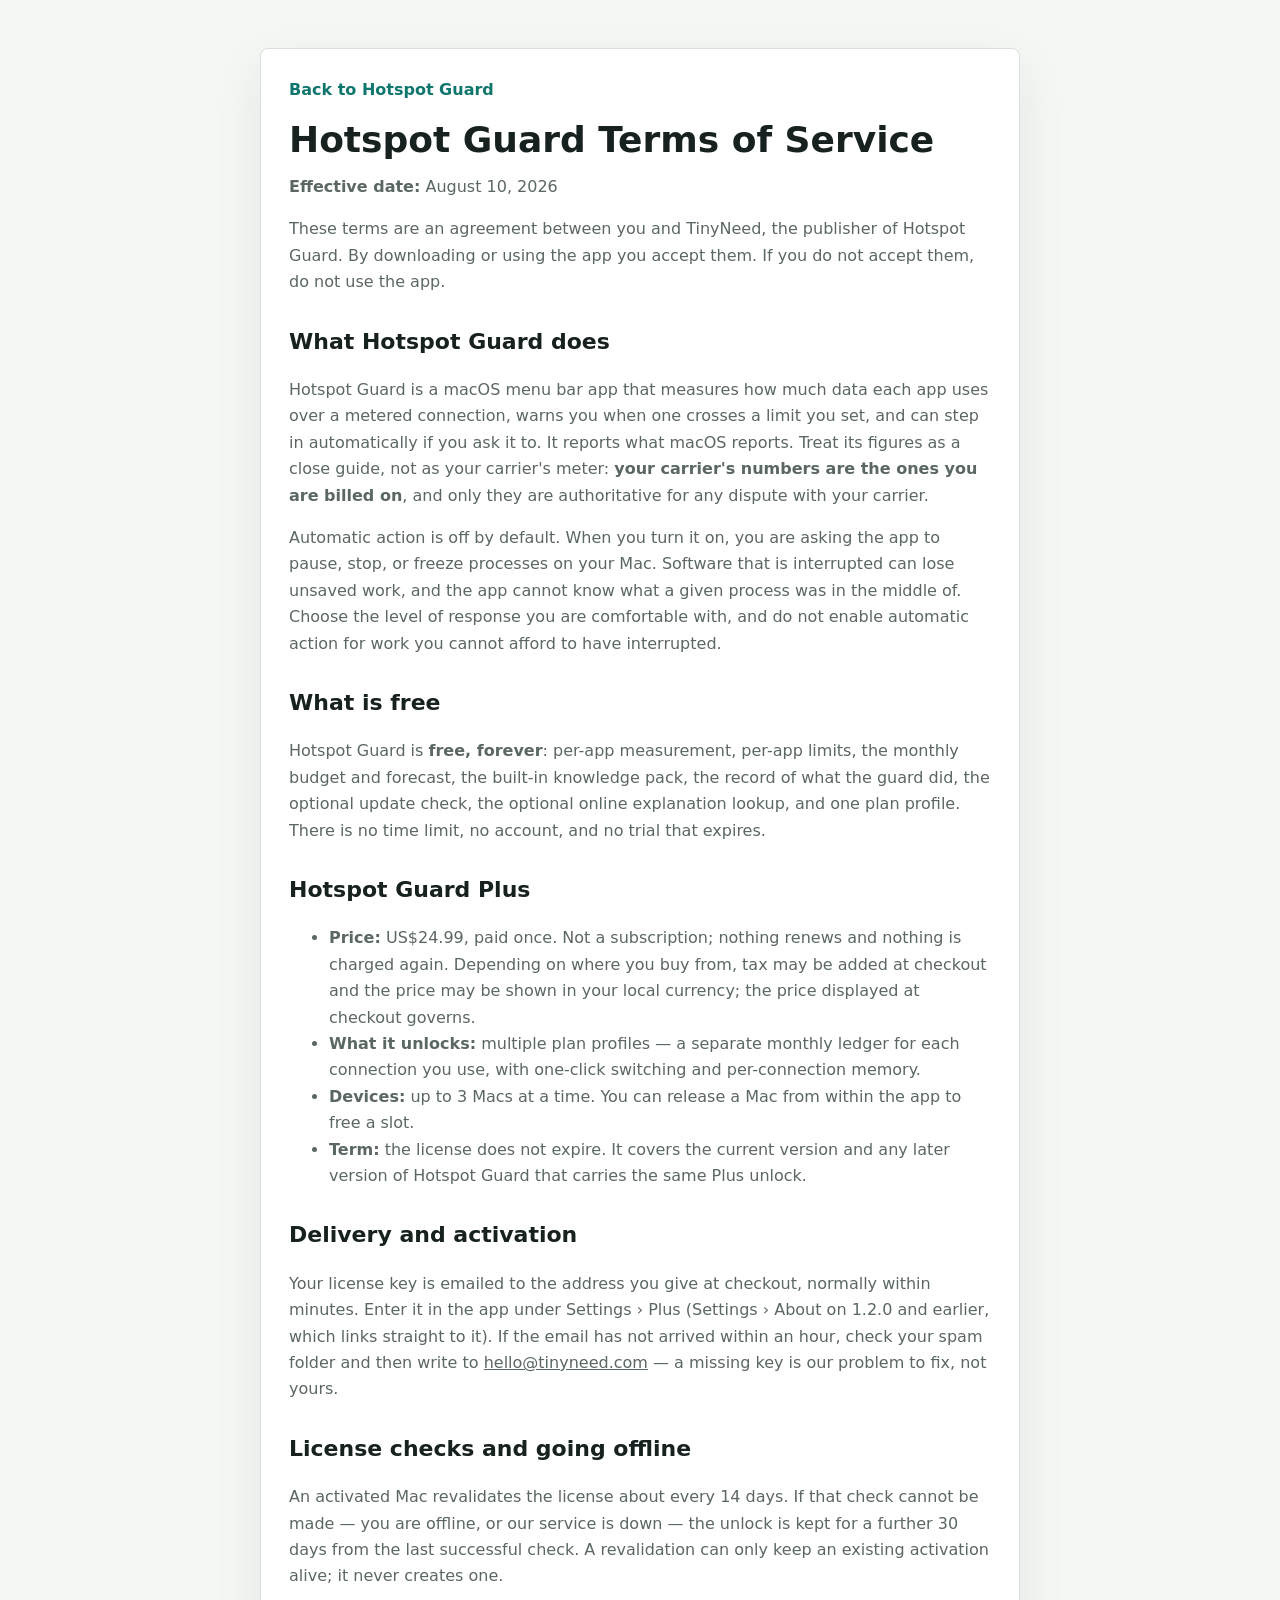
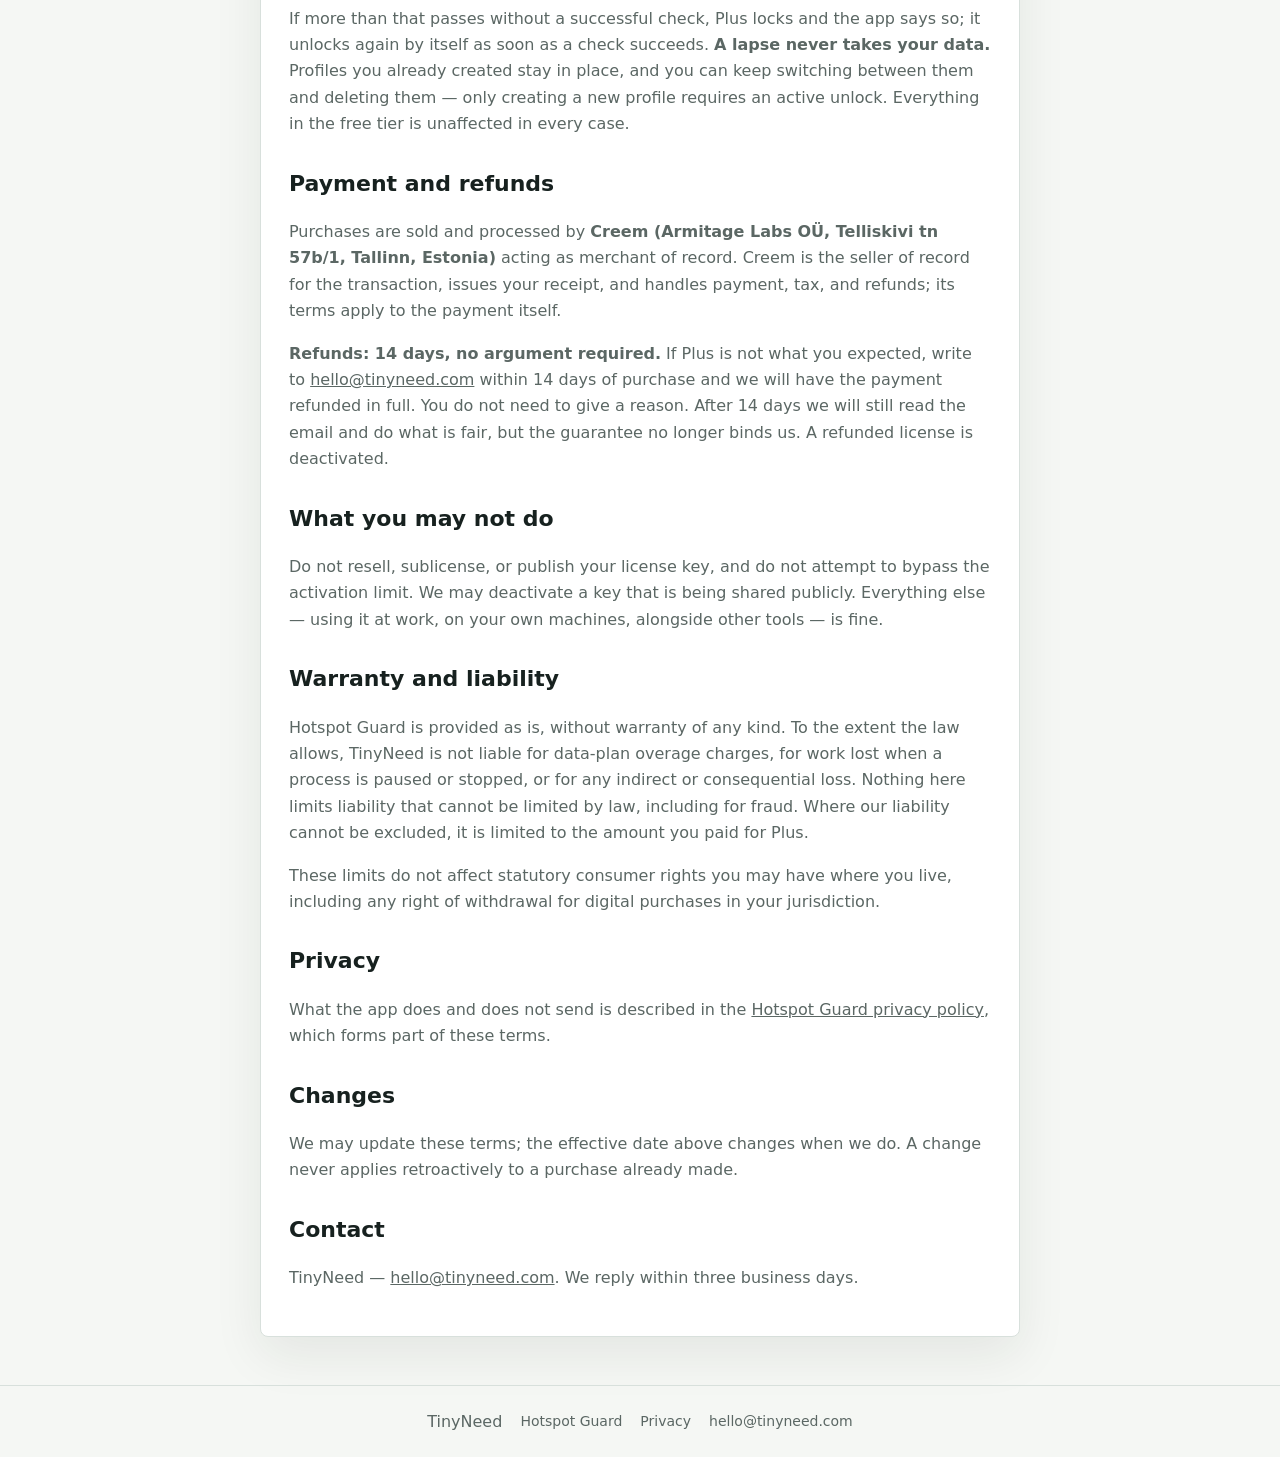
<file: hotspot-guard/terms/index.html>
<!doctype html>
<html lang="en">
  <head>
    <meta charset="utf-8">
    <meta name="viewport" content="width=device-width, initial-scale=1">
    <title>Hotspot Guard Terms of Service</title>
    <meta name="description" content="Terms of service and terms of sale for the Hotspot Guard macOS app and the one-time Hotspot Guard Plus unlock.">
    <link rel="canonical" href="https://tinyneed.com/hotspot-guard/terms/">
    <link rel="stylesheet" href="/styles.css?v=hotspot-20260726-1">
  </head>
  <body>
    <main class="simple-page legal-page">
      <a class="back-link" href="/hotspot-guard/">Back to Hotspot Guard</a>
      <h1>Hotspot Guard Terms of Service</h1>
      <p><strong>Effective date:</strong> August 10, 2026</p>
      <p>These terms are an agreement between you and TinyNeed, the publisher of Hotspot Guard. By downloading or using the app you accept them. If you do not accept them, do not use the app.</p>

      <h2>What Hotspot Guard does</h2>
      <p>Hotspot Guard is a macOS menu bar app that measures how much data each app uses over a metered connection, warns you when one crosses a limit you set, and can step in automatically if you ask it to. It reports what macOS reports. Treat its figures as a close guide, not as your carrier's meter: <strong>your carrier's numbers are the ones you are billed on</strong>, and only they are authoritative for any dispute with your carrier.</p>
      <p>Automatic action is off by default. When you turn it on, you are asking the app to pause, stop, or freeze processes on your Mac. Software that is interrupted can lose unsaved work, and the app cannot know what a given process was in the middle of. Choose the level of response you are comfortable with, and do not enable automatic action for work you cannot afford to have interrupted.</p>

      <h2>What is free</h2>
      <p>Hotspot Guard is <strong>free, forever</strong>: per-app measurement, per-app limits, the monthly budget and forecast, the built-in knowledge pack, the record of what the guard did, the optional update check, the optional online explanation lookup, and one plan profile. There is no time limit, no account, and no trial that expires.</p>

      <h2>Hotspot Guard Plus</h2>
      <ul>
        <li><strong>Price:</strong> US$24.99, paid once. Not a subscription; nothing renews and nothing is charged again. Depending on where you buy from, tax may be added at checkout and the price may be shown in your local currency; the price displayed at checkout governs.</li>
        <li><strong>What it unlocks:</strong> multiple plan profiles — a separate monthly ledger for each connection you use, with one-click switching and per-connection memory.</li>
        <li><strong>Devices:</strong> up to 3 Macs at a time. You can release a Mac from within the app to free a slot.</li>
        <li><strong>Term:</strong> the license does not expire. It covers the current version and any later version of Hotspot Guard that carries the same Plus unlock.</li>
      </ul>

      <h2>Delivery and activation</h2>
      <p>Your license key is emailed to the address you give at checkout, normally within minutes. Enter it in the app under Settings &rsaquo; Plus (Settings &rsaquo; About on 1.2.0 and earlier, which links straight to it). If the email has not arrived within an hour, check your spam folder and then write to <!--email_off--><a href="mailto:hello@tinyneed.com?subject=Hotspot%20Guard%20Plus%20license">hello@tinyneed.com</a><!--/email_off--> — a missing key is our problem to fix, not yours.</p>

      <h2>License checks and going offline</h2>
      <p>An activated Mac revalidates the license about every 14 days. If that check cannot be made — you are offline, or our service is down — the unlock is kept for a further 30 days from the last successful check. A revalidation can only keep an existing activation alive; it never creates one.</p>
      <p>If more than that passes without a successful check, Plus locks and the app says so; it unlocks again by itself as soon as a check succeeds. <strong>A lapse never takes your data.</strong> Profiles you already created stay in place, and you can keep switching between them and deleting them — only creating a new profile requires an active unlock. Everything in the free tier is unaffected in every case.</p>

      <h2>Payment and refunds</h2>
      <p>Purchases are sold and processed by <strong>Creem (Armitage Labs OÜ, Telliskivi tn 57b/1, Tallinn, Estonia)</strong> acting as merchant of record. Creem is the seller of record for the transaction, issues your receipt, and handles payment, tax, and refunds; its terms apply to the payment itself.</p>
      <p><strong>Refunds: 14 days, no argument required.</strong> If Plus is not what you expected, write to <!--email_off--><a href="mailto:hello@tinyneed.com?subject=Hotspot%20Guard%20Plus%20refund">hello@tinyneed.com</a><!--/email_off--> within 14 days of purchase and we will have the payment refunded in full. You do not need to give a reason. After 14 days we will still read the email and do what is fair, but the guarantee no longer binds us. A refunded license is deactivated.</p>

      <h2>What you may not do</h2>
      <p>Do not resell, sublicense, or publish your license key, and do not attempt to bypass the activation limit. We may deactivate a key that is being shared publicly. Everything else — using it at work, on your own machines, alongside other tools — is fine.</p>

      <h2>Warranty and liability</h2>
      <p>Hotspot Guard is provided as is, without warranty of any kind. To the extent the law allows, TinyNeed is not liable for data-plan overage charges, for work lost when a process is paused or stopped, or for any indirect or consequential loss. Nothing here limits liability that cannot be limited by law, including for fraud. Where our liability cannot be excluded, it is limited to the amount you paid for Plus.</p>
      <p>These limits do not affect statutory consumer rights you may have where you live, including any right of withdrawal for digital purchases in your jurisdiction.</p>

      <h2>Privacy</h2>
      <p>What the app does and does not send is described in the <a href="/hotspot-guard/privacy/">Hotspot Guard privacy policy</a>, which forms part of these terms.</p>

      <h2>Changes</h2>
      <p>We may update these terms; the effective date above changes when we do. A change never applies retroactively to a purchase already made.</p>

      <h2>Contact</h2>
      <p>TinyNeed — <!--email_off--><a href="mailto:hello@tinyneed.com?subject=Hotspot%20Guard%20terms">hello@tinyneed.com</a><!--/email_off-->. We reply within three business days.</p>
    </main>

    <footer class="footer">
      <span>TinyNeed</span>
      <a href="/hotspot-guard/">Hotspot Guard</a>
      <a href="/hotspot-guard/privacy/">Privacy</a>
      <!--email_off--><a href="mailto:hello@tinyneed.com?subject=Hotspot%20Guard%20support">hello@tinyneed.com</a><!--/email_off-->
    </footer>
  </body>
</html>
</file>
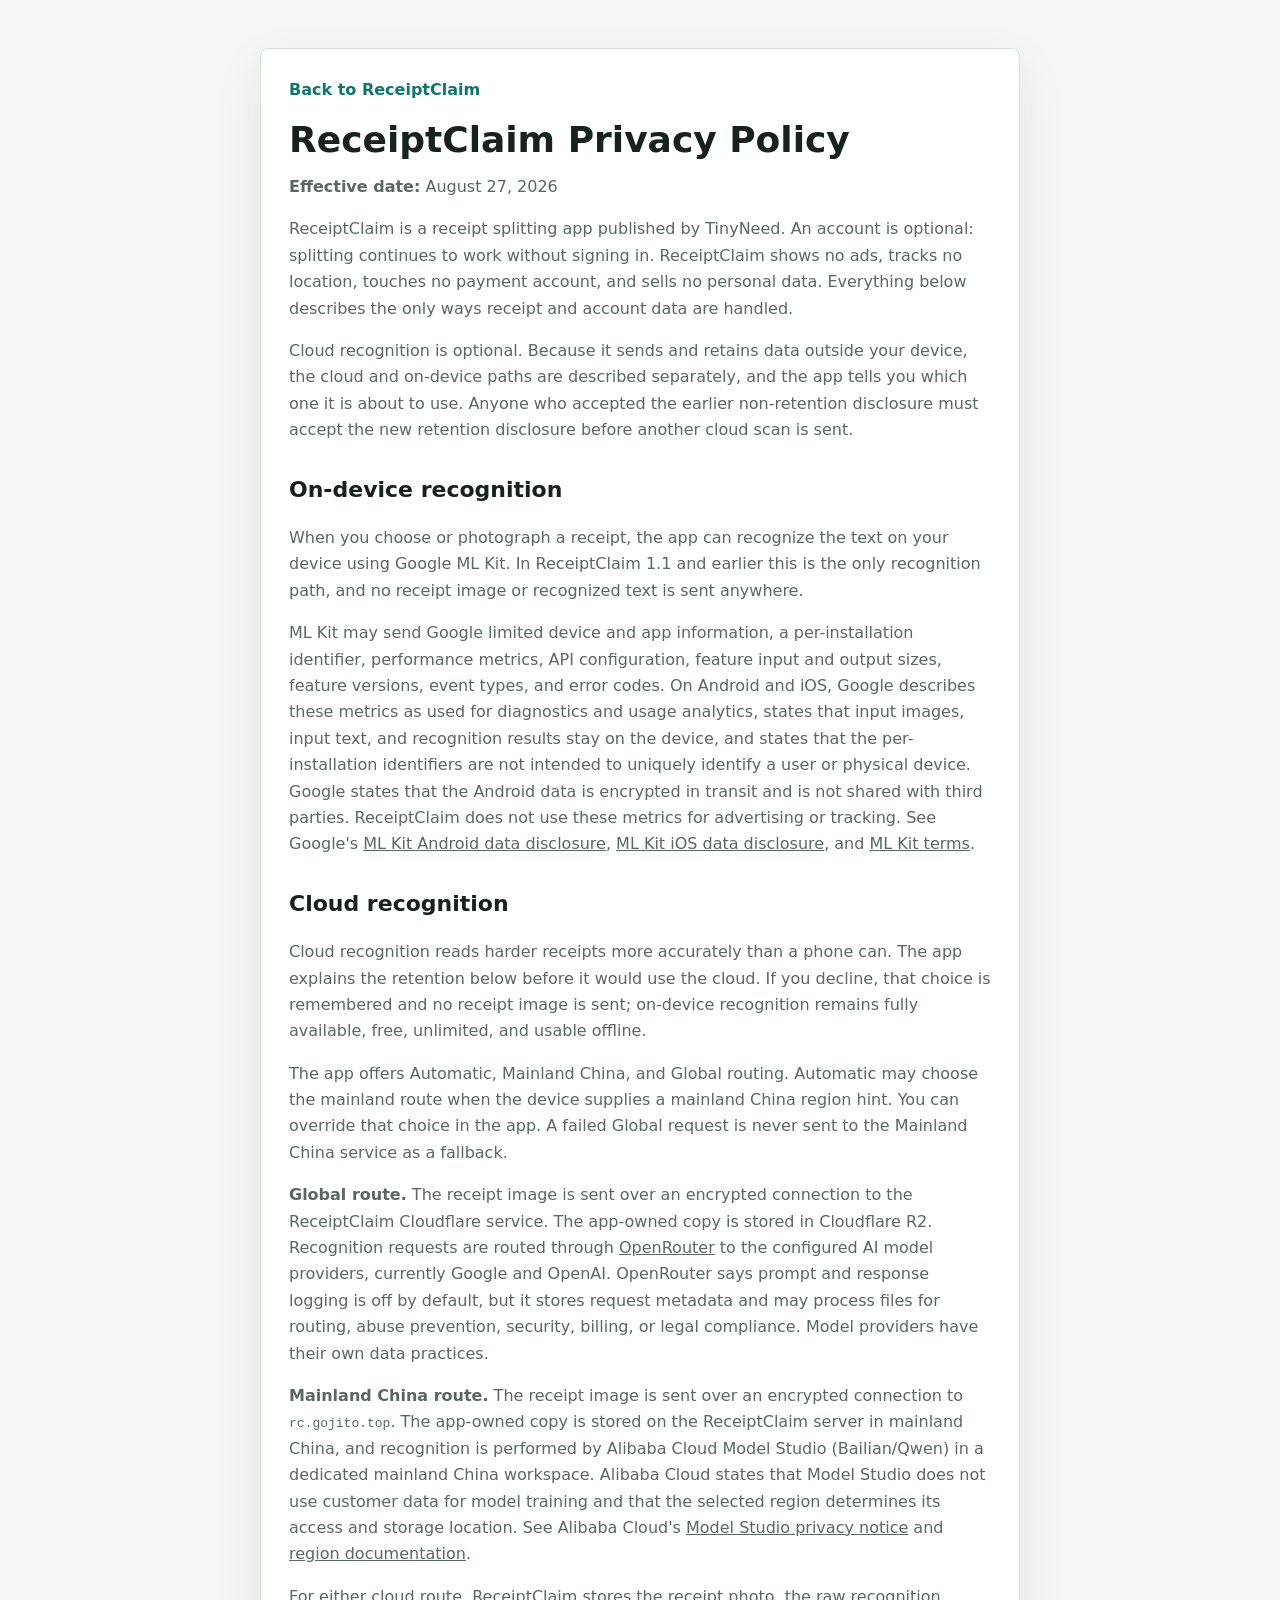
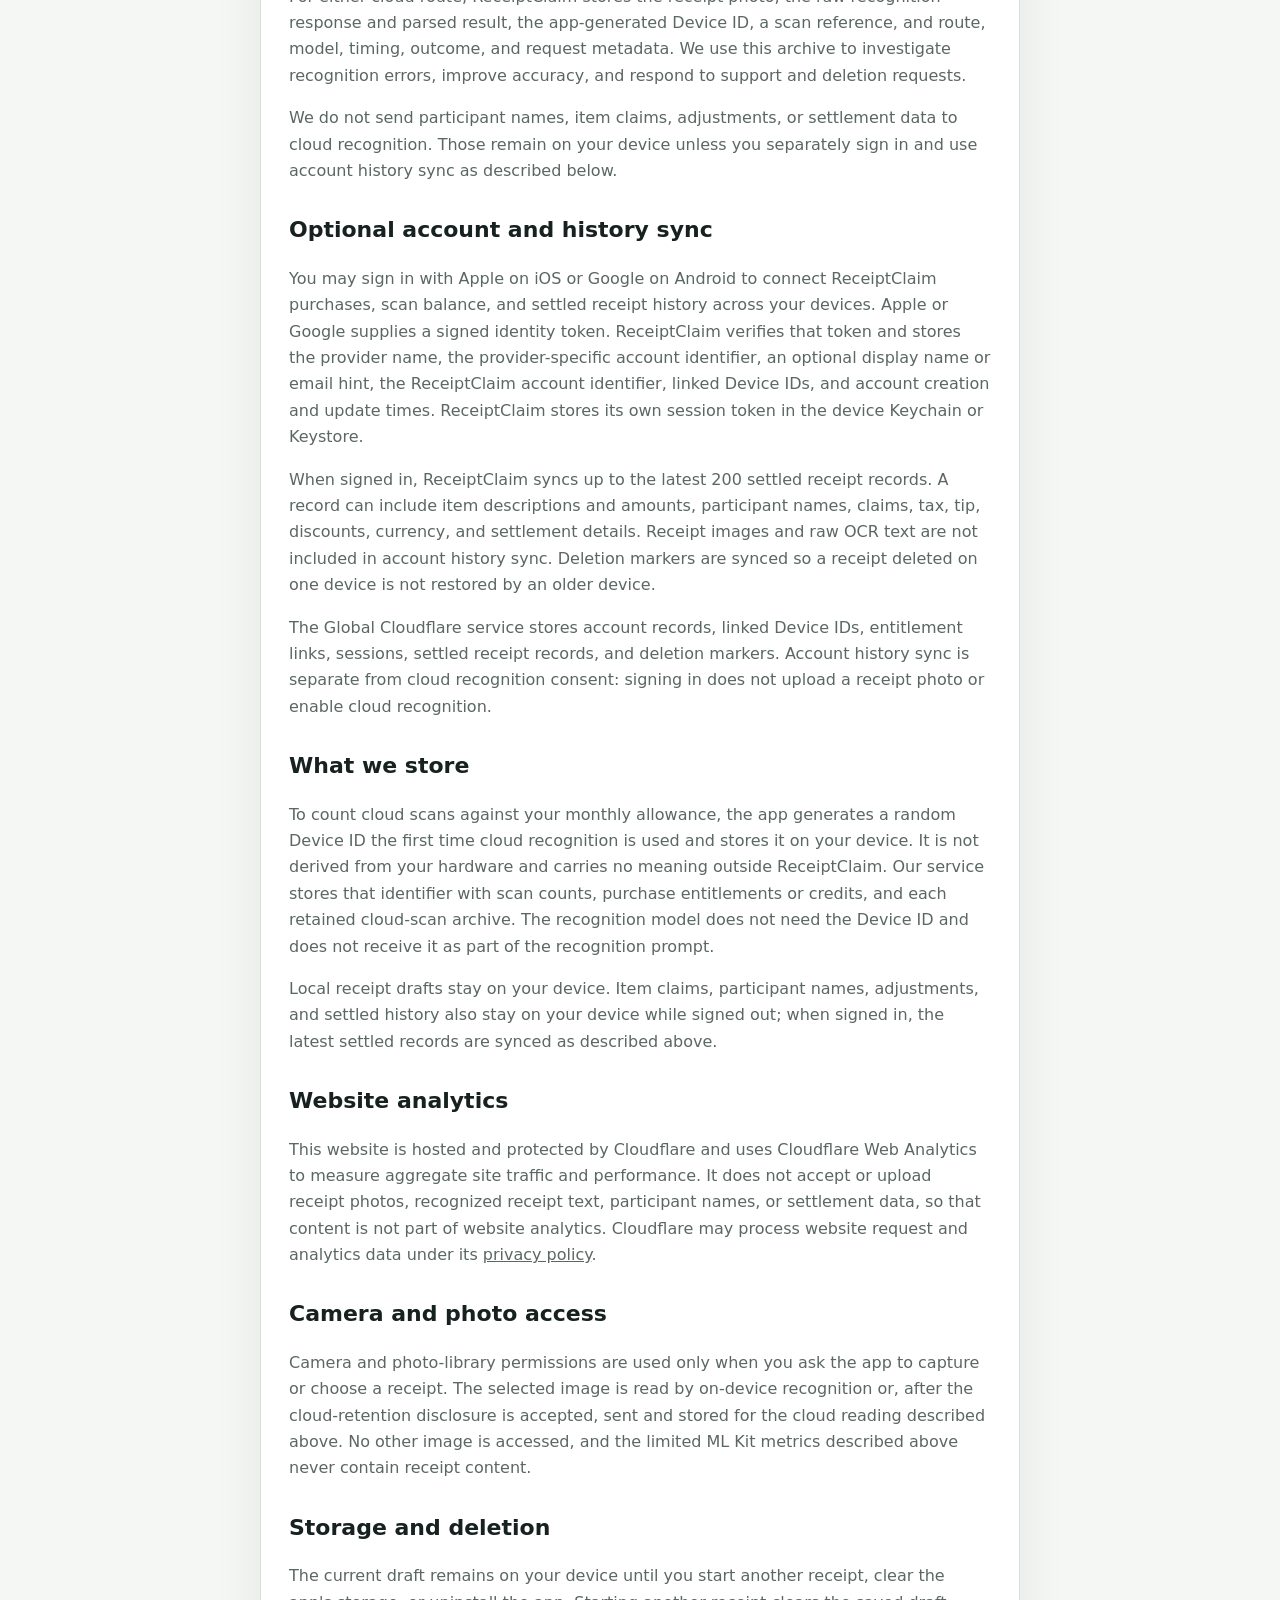
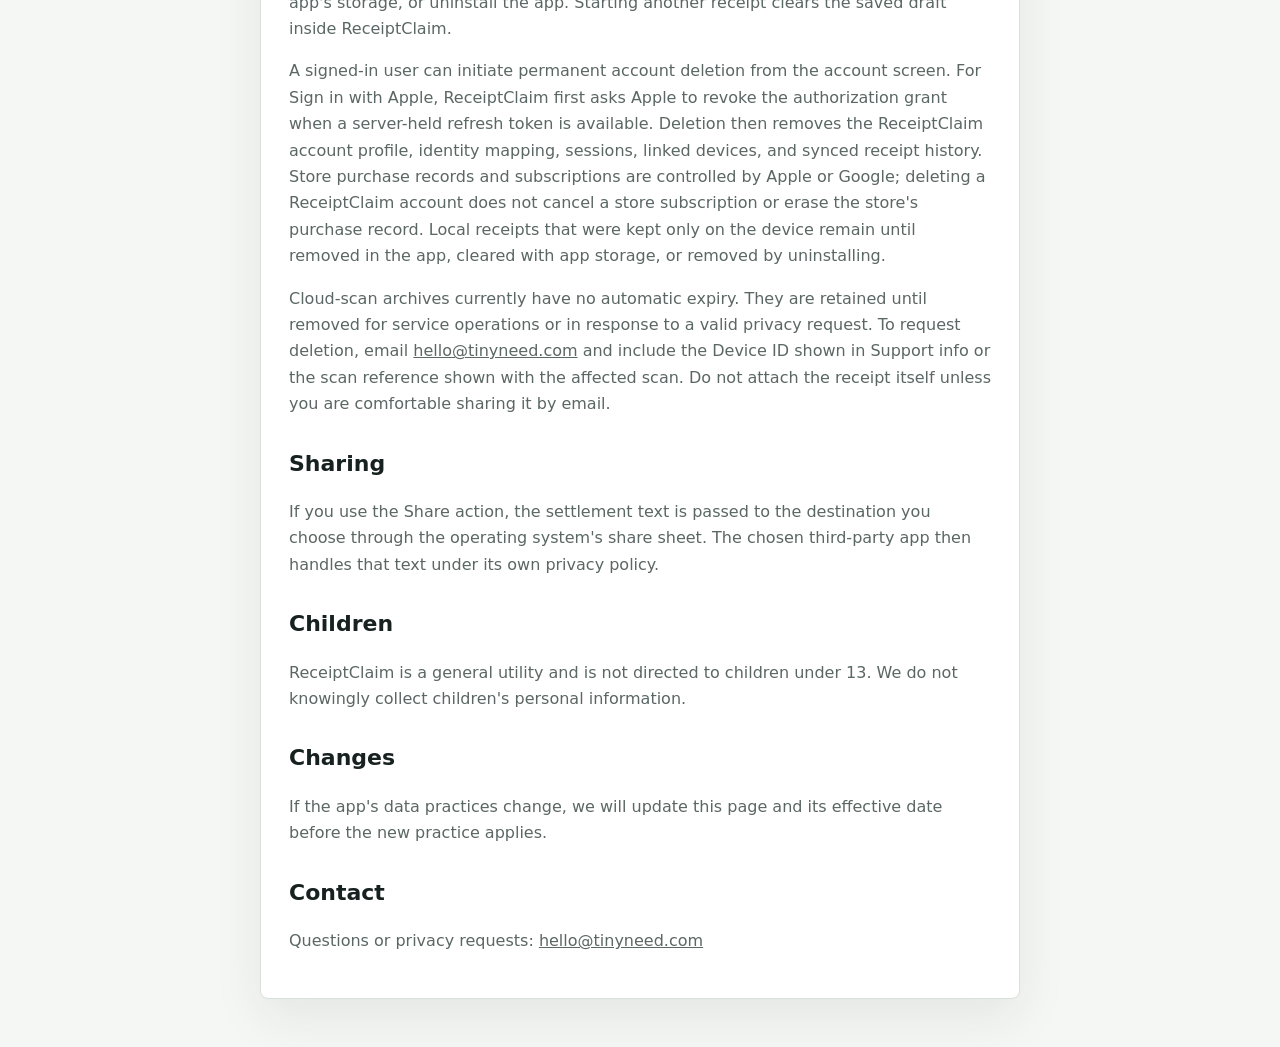
<file: receiptclaim/privacy/index.html>
<!doctype html>
<html lang="en">
  <head>
    <meta charset="utf-8">
    <meta name="viewport" content="width=device-width, initial-scale=1">
    <title>ReceiptClaim Privacy Policy</title>
    <meta name="description" content="Privacy policy for the ReceiptClaim mobile app.">
    <link rel="canonical" href="https://receiptclaim.tinyneed.com/privacy/">
    <link rel="stylesheet" href="/styles.css?v=receiptclaim-20260712-1">
  </head>
  <body>
    <main class="simple-page legal-page">
      <a class="back-link" href="/">Back to ReceiptClaim</a>
      <h1>ReceiptClaim Privacy Policy</h1>
      <p><strong>Effective date:</strong> August 27, 2026</p>
      <p>ReceiptClaim is a receipt splitting app published by TinyNeed. An account is optional: splitting continues to work without signing in. ReceiptClaim shows no ads, tracks no location, touches no payment account, and sells no personal data. Everything below describes the only ways receipt and account data are handled.</p>
      <p>Cloud recognition is optional. Because it sends and retains data outside your device, the cloud and on-device paths are described separately, and the app tells you which one it is about to use. Anyone who accepted the earlier non-retention disclosure must accept the new retention disclosure before another cloud scan is sent.</p>

      <h2>On-device recognition</h2>
      <p>When you choose or photograph a receipt, the app can recognize the text on your device using Google ML Kit. In ReceiptClaim 1.1 and earlier this is the only recognition path, and no receipt image or recognized text is sent anywhere.</p>
      <p>ML Kit may send Google limited device and app information, a per-installation identifier, performance metrics, API configuration, feature input and output sizes, feature versions, event types, and error codes. On Android and iOS, Google describes these metrics as used for diagnostics and usage analytics, states that input images, input text, and recognition results stay on the device, and states that the per-installation identifiers are not intended to uniquely identify a user or physical device. Google states that the Android data is encrypted in transit and is not shared with third parties. ReceiptClaim does not use these metrics for advertising or tracking. See Google's <a href="https://developers.google.com/ml-kit/android-data-disclosure">ML Kit Android data disclosure</a>, <a href="https://developers.google.com/ml-kit/ios-data-disclosure">ML Kit iOS data disclosure</a>, and <a href="https://developers.google.com/ml-kit/terms">ML Kit terms</a>.</p>

      <h2>Cloud recognition</h2>
      <p>Cloud recognition reads harder receipts more accurately than a phone can. The app explains the retention below before it would use the cloud. If you decline, that choice is remembered and no receipt image is sent; on-device recognition remains fully available, free, unlimited, and usable offline.</p>
      <p>The app offers Automatic, Mainland China, and Global routing. Automatic may choose the mainland route when the device supplies a mainland China region hint. You can override that choice in the app. A failed Global request is never sent to the Mainland China service as a fallback.</p>
      <p><strong>Global route.</strong> The receipt image is sent over an encrypted connection to the ReceiptClaim Cloudflare service. The app-owned copy is stored in Cloudflare R2. Recognition requests are routed through <a href="https://openrouter.ai/privacy/">OpenRouter</a> to the configured AI model providers, currently Google and OpenAI. OpenRouter says prompt and response logging is off by default, but it stores request metadata and may process files for routing, abuse prevention, security, billing, or legal compliance. Model providers have their own data practices.</p>
      <p><strong>Mainland China route.</strong> The receipt image is sent over an encrypted connection to <code>rc.gojito.top</code>. The app-owned copy is stored on the ReceiptClaim server in mainland China, and recognition is performed by Alibaba Cloud Model Studio (Bailian/Qwen) in a dedicated mainland China workspace. Alibaba Cloud states that Model Studio does not use customer data for model training and that the selected region determines its access and storage location. See Alibaba Cloud's <a href="https://www.alibabacloud.com/help/en/model-studio/privacy-notice">Model Studio privacy notice</a> and <a href="https://www.alibabacloud.com/help/en/model-studio/regions/">region documentation</a>.</p>
      <p>For either cloud route, ReceiptClaim stores the receipt photo, the raw recognition response and parsed result, the app-generated Device ID, a scan reference, and route, model, timing, outcome, and request metadata. We use this archive to investigate recognition errors, improve accuracy, and respond to support and deletion requests.</p>
      <p>We do not send participant names, item claims, adjustments, or settlement data to cloud recognition. Those remain on your device unless you separately sign in and use account history sync as described below.</p>

      <h2>Optional account and history sync</h2>
      <p>You may sign in with Apple on iOS or Google on Android to connect ReceiptClaim purchases, scan balance, and settled receipt history across your devices. Apple or Google supplies a signed identity token. ReceiptClaim verifies that token and stores the provider name, the provider-specific account identifier, an optional display name or email hint, the ReceiptClaim account identifier, linked Device IDs, and account creation and update times. ReceiptClaim stores its own session token in the device Keychain or Keystore.</p>
      <p>When signed in, ReceiptClaim syncs up to the latest 200 settled receipt records. A record can include item descriptions and amounts, participant names, claims, tax, tip, discounts, currency, and settlement details. Receipt images and raw OCR text are not included in account history sync. Deletion markers are synced so a receipt deleted on one device is not restored by an older device.</p>
      <p>The Global Cloudflare service stores account records, linked Device IDs, entitlement links, sessions, settled receipt records, and deletion markers. Account history sync is separate from cloud recognition consent: signing in does not upload a receipt photo or enable cloud recognition.</p>

      <h2>What we store</h2>
      <p>To count cloud scans against your monthly allowance, the app generates a random Device ID the first time cloud recognition is used and stores it on your device. It is not derived from your hardware and carries no meaning outside ReceiptClaim. Our service stores that identifier with scan counts, purchase entitlements or credits, and each retained cloud-scan archive. The recognition model does not need the Device ID and does not receive it as part of the recognition prompt.</p>
      <p>Local receipt drafts stay on your device. Item claims, participant names, adjustments, and settled history also stay on your device while signed out; when signed in, the latest settled records are synced as described above.</p>

      <h2>Website analytics</h2>
      <p>This website is hosted and protected by Cloudflare and uses Cloudflare Web Analytics to measure aggregate site traffic and performance. It does not accept or upload receipt photos, recognized receipt text, participant names, or settlement data, so that content is not part of website analytics. Cloudflare may process website request and analytics data under its <a href="https://www.cloudflare.com/privacypolicy/">privacy policy</a>.</p>

      <h2>Camera and photo access</h2>
      <p>Camera and photo-library permissions are used only when you ask the app to capture or choose a receipt. The selected image is read by on-device recognition or, after the cloud-retention disclosure is accepted, sent and stored for the cloud reading described above. No other image is accessed, and the limited ML Kit metrics described above never contain receipt content.</p>

      <h2>Storage and deletion</h2>
      <p>The current draft remains on your device until you start another receipt, clear the app's storage, or uninstall the app. Starting another receipt clears the saved draft inside ReceiptClaim.</p>
      <p>A signed-in user can initiate permanent account deletion from the account screen. For Sign in with Apple, ReceiptClaim first asks Apple to revoke the authorization grant when a server-held refresh token is available. Deletion then removes the ReceiptClaim account profile, identity mapping, sessions, linked devices, and synced receipt history. Store purchase records and subscriptions are controlled by Apple or Google; deleting a ReceiptClaim account does not cancel a store subscription or erase the store's purchase record. Local receipts that were kept only on the device remain until removed in the app, cleared with app storage, or removed by uninstalling.</p>
      <p>Cloud-scan archives currently have no automatic expiry. They are retained until removed for service operations or in response to a valid privacy request. To request deletion, email <a href="mailto:hello@tinyneed.com?subject=ReceiptClaim%20deletion%20request">hello@tinyneed.com</a> and include the Device ID shown in Support info or the scan reference shown with the affected scan. Do not attach the receipt itself unless you are comfortable sharing it by email.</p>

      <h2>Sharing</h2>
      <p>If you use the Share action, the settlement text is passed to the destination you choose through the operating system's share sheet. The chosen third-party app then handles that text under its own privacy policy.</p>

      <h2>Children</h2>
      <p>ReceiptClaim is a general utility and is not directed to children under 13. We do not knowingly collect children's personal information.</p>

      <h2>Changes</h2>
      <p>If the app's data practices change, we will update this page and its effective date before the new practice applies.</p>

      <h2>Contact</h2>
      <p>Questions or privacy requests: <a href="mailto:hello@tinyneed.com?subject=ReceiptClaim%20privacy">hello@tinyneed.com</a></p>
    </main>
  </body>
</html>
</file>
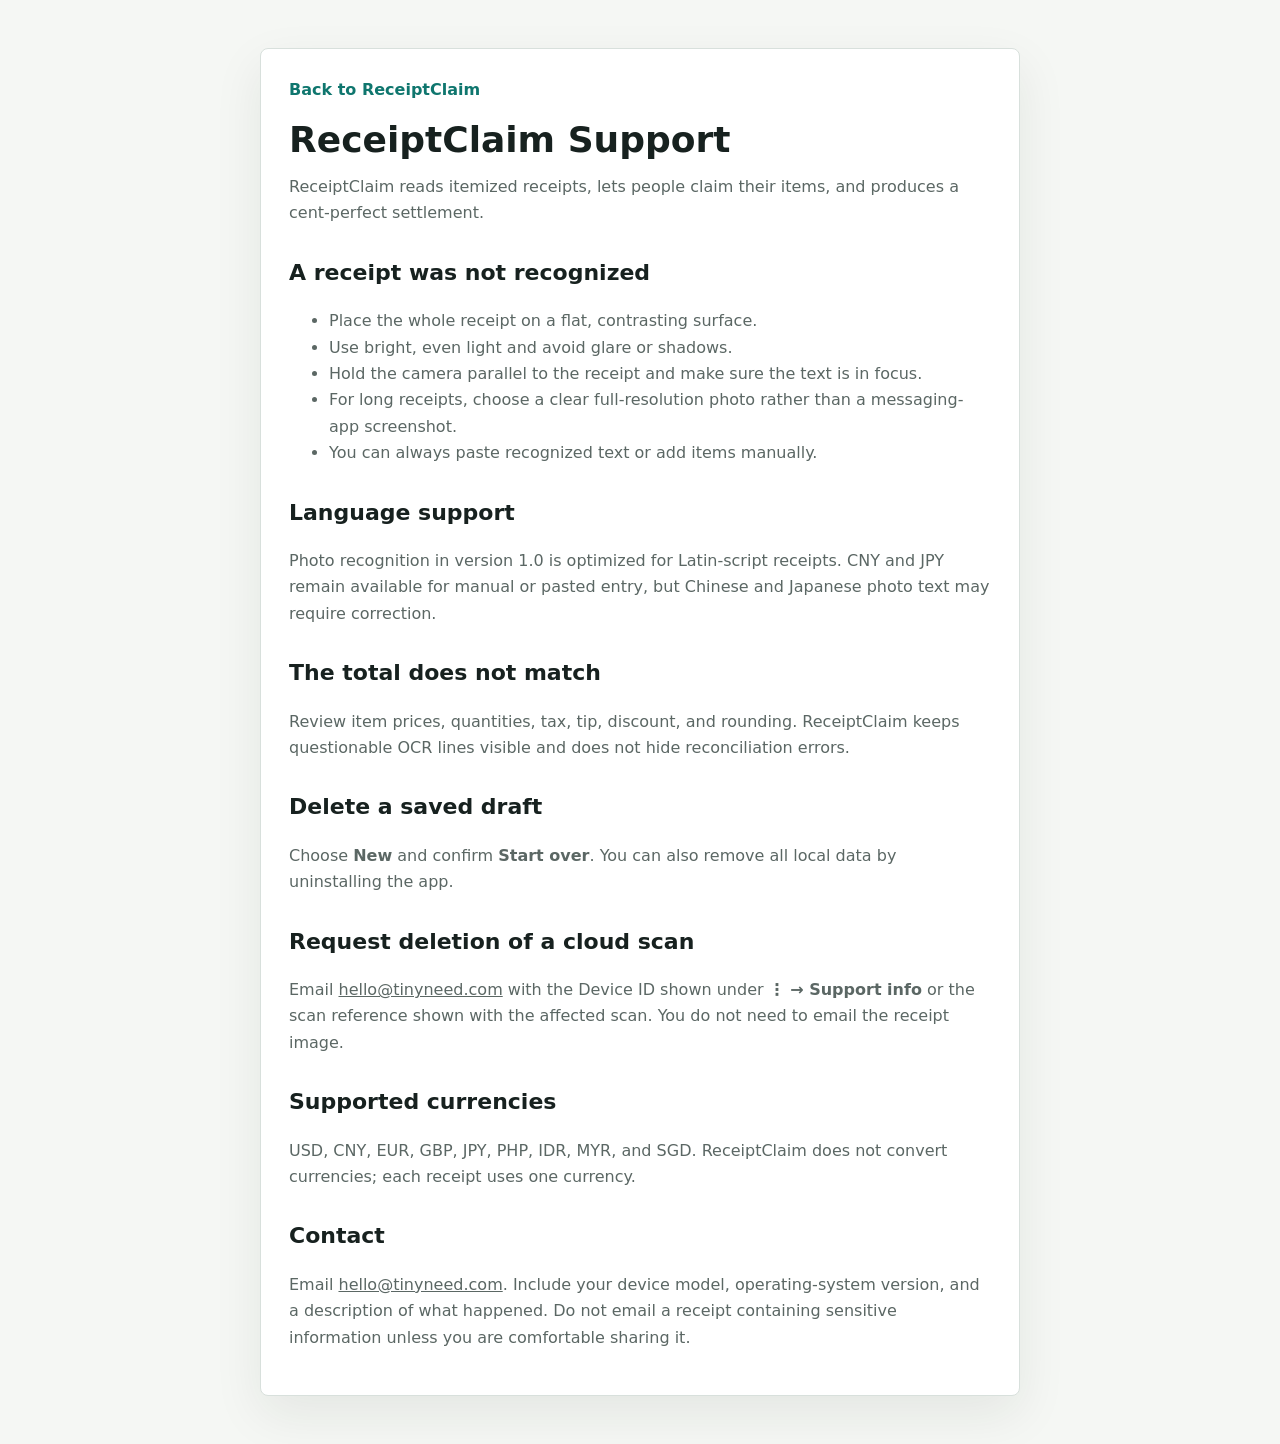
<file: receiptclaim/support/index.html>
<!doctype html>
<html lang="en">
  <head>
    <meta charset="utf-8">
    <meta name="viewport" content="width=device-width, initial-scale=1">
    <title>ReceiptClaim Support</title>
    <meta name="description" content="Help, troubleshooting, and contact information for ReceiptClaim.">
    <link rel="canonical" href="https://receiptclaim.tinyneed.com/support/">
    <link rel="stylesheet" href="/styles.css?v=receiptclaim-20260712-1">
  </head>
  <body>
    <main class="simple-page legal-page">
      <a class="back-link" href="/">Back to ReceiptClaim</a>
      <h1>ReceiptClaim Support</h1>
      <p>ReceiptClaim reads itemized receipts, lets people claim their items, and produces a cent-perfect settlement.</p>

      <h2>A receipt was not recognized</h2>
      <ul>
        <li>Place the whole receipt on a flat, contrasting surface.</li>
        <li>Use bright, even light and avoid glare or shadows.</li>
        <li>Hold the camera parallel to the receipt and make sure the text is in focus.</li>
        <li>For long receipts, choose a clear full-resolution photo rather than a messaging-app screenshot.</li>
        <li>You can always paste recognized text or add items manually.</li>
      </ul>

      <h2>Language support</h2>
      <p>Photo recognition in version 1.0 is optimized for Latin-script receipts. CNY and JPY remain available for manual or pasted entry, but Chinese and Japanese photo text may require correction.</p>

      <h2>The total does not match</h2>
      <p>Review item prices, quantities, tax, tip, discount, and rounding. ReceiptClaim keeps questionable OCR lines visible and does not hide reconciliation errors.</p>

      <h2>Delete a saved draft</h2>
      <p>Choose <strong>New</strong> and confirm <strong>Start over</strong>. You can also remove all local data by uninstalling the app.</p>

      <h2>Request deletion of a cloud scan</h2>
      <p>Email <a href="mailto:hello@tinyneed.com?subject=ReceiptClaim%20deletion%20request">hello@tinyneed.com</a> with the Device ID shown under <strong>⋮ → Support info</strong> or the scan reference shown with the affected scan. You do not need to email the receipt image.</p>

      <h2>Supported currencies</h2>
      <p>USD, CNY, EUR, GBP, JPY, PHP, IDR, MYR, and SGD. ReceiptClaim does not convert currencies; each receipt uses one currency.</p>

      <h2>Contact</h2>
      <p>Email <a href="mailto:hello@tinyneed.com?subject=ReceiptClaim%20support">hello@tinyneed.com</a>. Include your device model, operating-system version, and a description of what happened. Do not email a receipt containing sensitive information unless you are comfortable sharing it.</p>
    </main>
  </body>
</html>
</file>
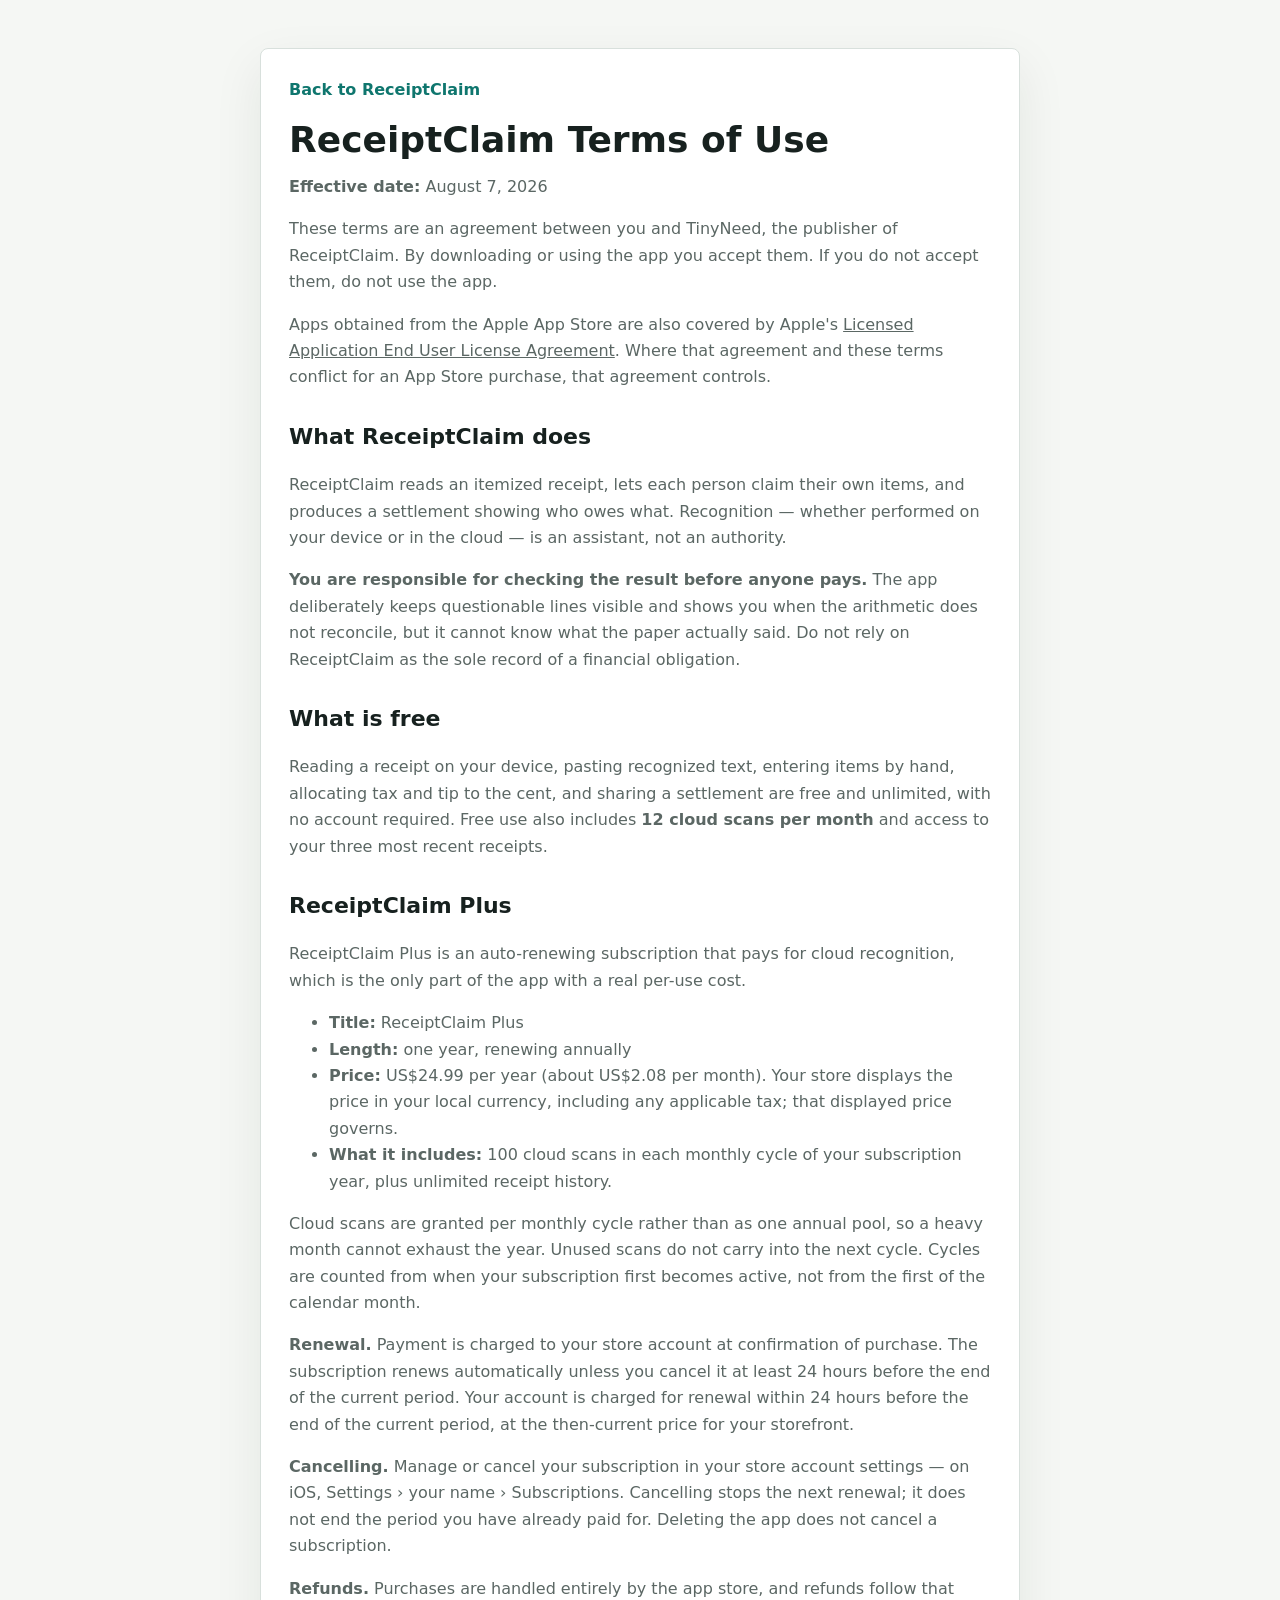
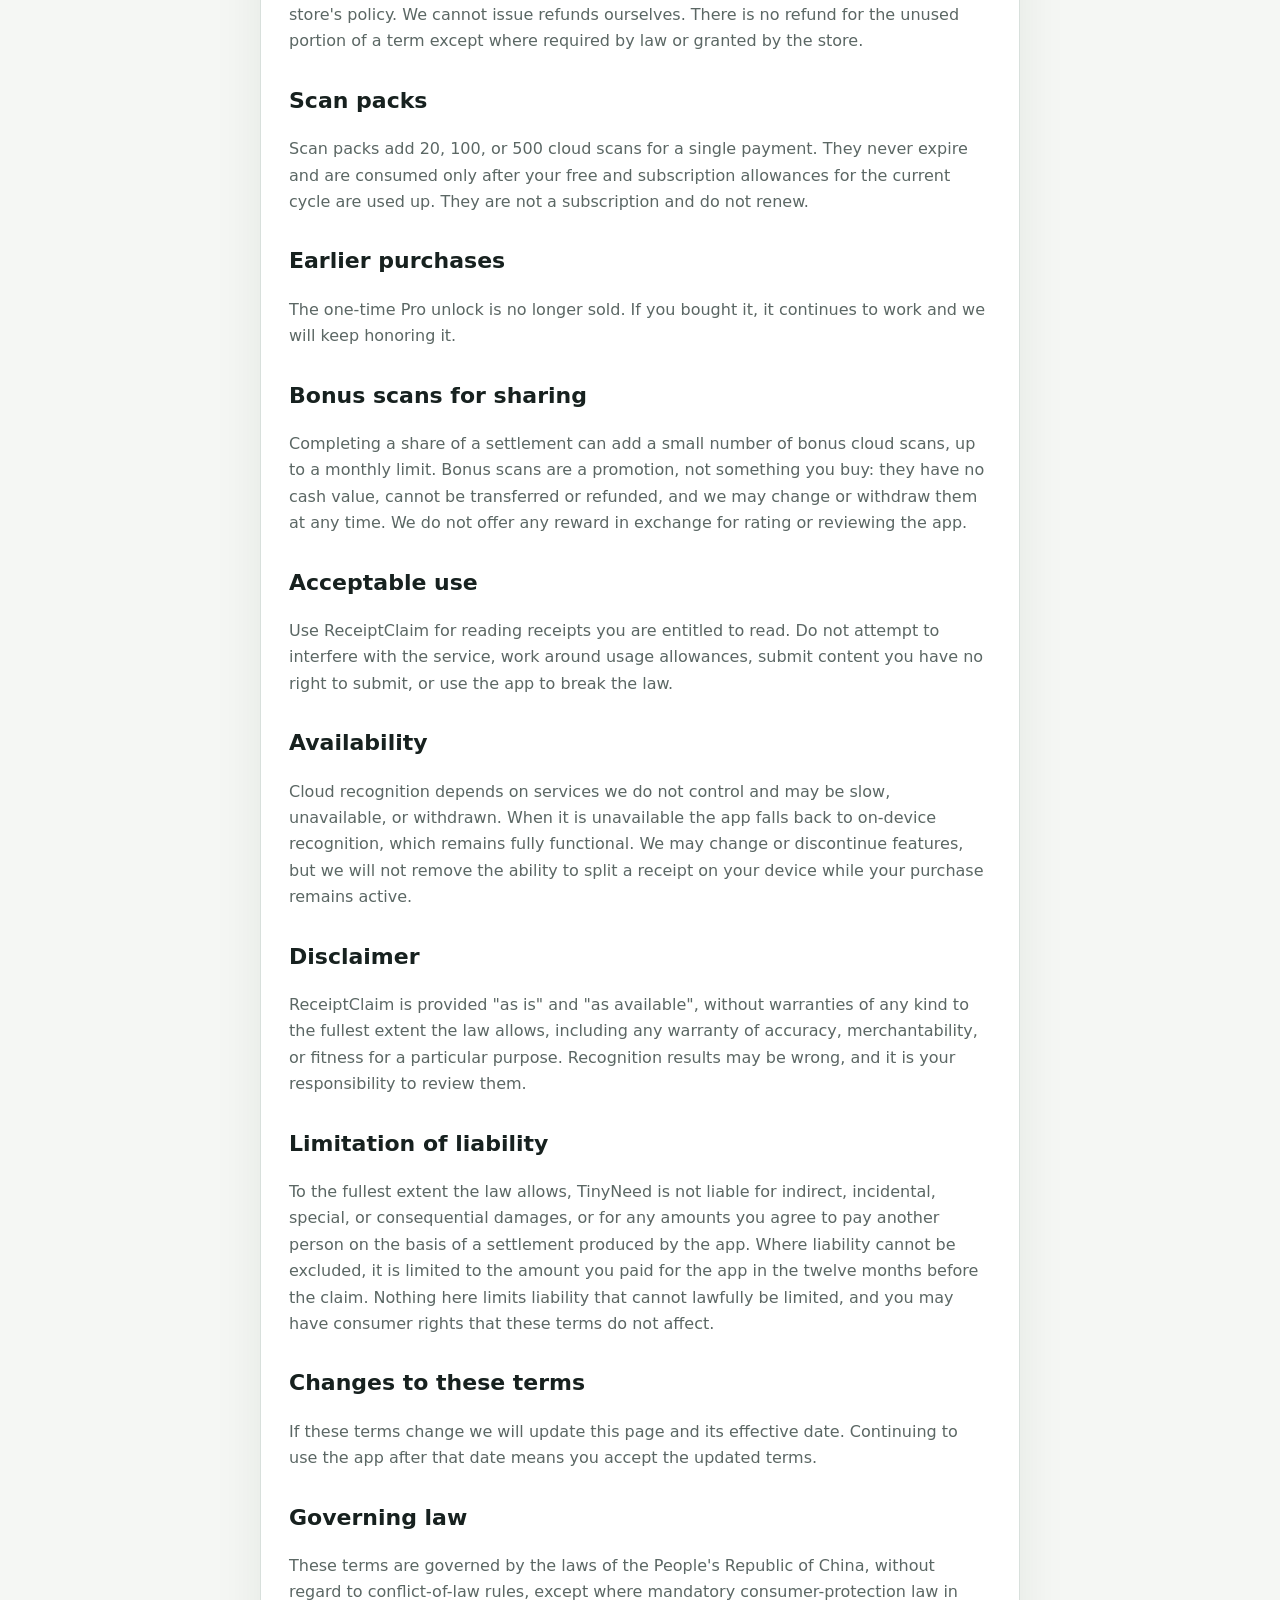
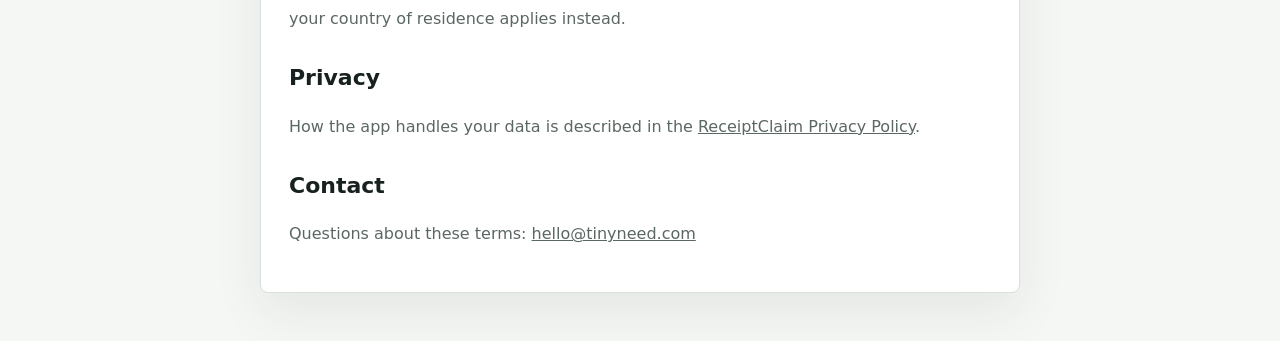
<file: receiptclaim/terms/index.html>
<!doctype html>
<html lang="en">
  <head>
    <meta charset="utf-8">
    <meta name="viewport" content="width=device-width, initial-scale=1">
    <title>ReceiptClaim Terms of Use</title>
    <meta name="description" content="Terms of use for the ReceiptClaim mobile app, including ReceiptClaim Plus subscription terms.">
    <link rel="canonical" href="https://receiptclaim.tinyneed.com/terms/">
    <link rel="stylesheet" href="/styles.css?v=receiptclaim-20260712-1">
  </head>
  <body>
    <main class="simple-page legal-page">
      <a class="back-link" href="/">Back to ReceiptClaim</a>
      <h1>ReceiptClaim Terms of Use</h1>
      <p><strong>Effective date:</strong> August 7, 2026</p>
      <p>These terms are an agreement between you and TinyNeed, the publisher of ReceiptClaim. By downloading or using the app you accept them. If you do not accept them, do not use the app.</p>
      <p>Apps obtained from the Apple App Store are also covered by Apple's <a href="https://www.apple.com/legal/internet-services/itunes/dev/stdeula/">Licensed Application End User License Agreement</a>. Where that agreement and these terms conflict for an App Store purchase, that agreement controls.</p>

      <h2>What ReceiptClaim does</h2>
      <p>ReceiptClaim reads an itemized receipt, lets each person claim their own items, and produces a settlement showing who owes what. Recognition — whether performed on your device or in the cloud — is an assistant, not an authority.</p>
      <p><strong>You are responsible for checking the result before anyone pays.</strong> The app deliberately keeps questionable lines visible and shows you when the arithmetic does not reconcile, but it cannot know what the paper actually said. Do not rely on ReceiptClaim as the sole record of a financial obligation.</p>

      <h2>What is free</h2>
      <p>Reading a receipt on your device, pasting recognized text, entering items by hand, allocating tax and tip to the cent, and sharing a settlement are free and unlimited, with no account required. Free use also includes <strong>12 cloud scans per month</strong> and access to your three most recent receipts.</p>

      <h2>ReceiptClaim Plus</h2>
      <p>ReceiptClaim Plus is an auto-renewing subscription that pays for cloud recognition, which is the only part of the app with a real per-use cost.</p>
      <ul>
        <li><strong>Title:</strong> ReceiptClaim Plus</li>
        <li><strong>Length:</strong> one year, renewing annually</li>
        <li><strong>Price:</strong> US$24.99 per year (about US$2.08 per month). Your store displays the price in your local currency, including any applicable tax; that displayed price governs.</li>
        <li><strong>What it includes:</strong> 100 cloud scans in each monthly cycle of your subscription year, plus unlimited receipt history.</li>
      </ul>
      <p>Cloud scans are granted per monthly cycle rather than as one annual pool, so a heavy month cannot exhaust the year. Unused scans do not carry into the next cycle. Cycles are counted from when your subscription first becomes active, not from the first of the calendar month.</p>
      <p><strong>Renewal.</strong> Payment is charged to your store account at confirmation of purchase. The subscription renews automatically unless you cancel it at least 24 hours before the end of the current period. Your account is charged for renewal within 24 hours before the end of the current period, at the then-current price for your storefront.</p>
      <p><strong>Cancelling.</strong> Manage or cancel your subscription in your store account settings — on iOS, Settings &rsaquo; your name &rsaquo; Subscriptions. Cancelling stops the next renewal; it does not end the period you have already paid for. Deleting the app does not cancel a subscription.</p>
      <p><strong>Refunds.</strong> Purchases are handled entirely by the app store, and refunds follow that store's policy. We cannot issue refunds ourselves. There is no refund for the unused portion of a term except where required by law or granted by the store.</p>

      <h2>Scan packs</h2>
      <p>Scan packs add 20, 100, or 500 cloud scans for a single payment. They never expire and are consumed only after your free and subscription allowances for the current cycle are used up. They are not a subscription and do not renew.</p>

      <h2>Earlier purchases</h2>
      <p>The one-time Pro unlock is no longer sold. If you bought it, it continues to work and we will keep honoring it.</p>

      <h2>Bonus scans for sharing</h2>
      <p>Completing a share of a settlement can add a small number of bonus cloud scans, up to a monthly limit. Bonus scans are a promotion, not something you buy: they have no cash value, cannot be transferred or refunded, and we may change or withdraw them at any time. We do not offer any reward in exchange for rating or reviewing the app.</p>

      <h2>Acceptable use</h2>
      <p>Use ReceiptClaim for reading receipts you are entitled to read. Do not attempt to interfere with the service, work around usage allowances, submit content you have no right to submit, or use the app to break the law.</p>

      <h2>Availability</h2>
      <p>Cloud recognition depends on services we do not control and may be slow, unavailable, or withdrawn. When it is unavailable the app falls back to on-device recognition, which remains fully functional. We may change or discontinue features, but we will not remove the ability to split a receipt on your device while your purchase remains active.</p>

      <h2>Disclaimer</h2>
      <p>ReceiptClaim is provided "as is" and "as available", without warranties of any kind to the fullest extent the law allows, including any warranty of accuracy, merchantability, or fitness for a particular purpose. Recognition results may be wrong, and it is your responsibility to review them.</p>

      <h2>Limitation of liability</h2>
      <p>To the fullest extent the law allows, TinyNeed is not liable for indirect, incidental, special, or consequential damages, or for any amounts you agree to pay another person on the basis of a settlement produced by the app. Where liability cannot be excluded, it is limited to the amount you paid for the app in the twelve months before the claim. Nothing here limits liability that cannot lawfully be limited, and you may have consumer rights that these terms do not affect.</p>

      <h2>Changes to these terms</h2>
      <p>If these terms change we will update this page and its effective date. Continuing to use the app after that date means you accept the updated terms.</p>

      <h2>Governing law</h2>
      <p>These terms are governed by the laws of the People's Republic of China, without regard to conflict-of-law rules, except where mandatory consumer-protection law in your country of residence applies instead.</p>

      <h2>Privacy</h2>
      <p>How the app handles your data is described in the <a href="/privacy/">ReceiptClaim Privacy Policy</a>.</p>

      <h2>Contact</h2>
      <p>Questions about these terms: <a href="mailto:hello@tinyneed.com?subject=ReceiptClaim%20terms">hello@tinyneed.com</a></p>
    </main>
  </body>
</html>
</file>
<file: styles.css>
:root {
  color-scheme: light;
  --bg: #f5f7f4;
  --panel: #ffffff;
  --ink: #17211f;
  --muted: #5b6764;
  --line: #d8e0dc;
  --primary: #0f766e;
  --primary-strong: #0b5f58;
  --accent: #f59e0b;
  --danger: #b42318;
  --danger-bg: #fff1ef;
  --safe-bg: #eaf8f2;
  --shadow: 0 18px 50px rgba(23, 33, 31, 0.08);
  font-family: Inter, ui-sans-serif, system-ui, -apple-system, BlinkMacSystemFont, "Segoe UI", sans-serif;
}

* {
  box-sizing: border-box;
}

body {
  margin: 0;
  background: var(--bg);
  color: var(--ink);
}

a {
  color: inherit;
}

.topbar {
  align-items: center;
  background: rgba(245, 247, 244, 0.94);
  border-bottom: 1px solid var(--line);
  display: flex;
  justify-content: space-between;
  min-height: 64px;
  padding: 0 24px;
  position: sticky;
  top: 0;
  z-index: 10;
}

.brand {
  align-items: center;
  display: inline-flex;
  font-weight: 800;
  gap: 10px;
  text-decoration: none;
}

.brand-mark {
  align-items: center;
  aspect-ratio: 1;
  background: var(--ink);
  border-radius: 8px;
  color: #fff;
  display: inline-flex;
  font-size: 13px;
  justify-content: center;
  width: 34px;
}

.topnav,
.footer {
  align-items: center;
  display: flex;
  gap: 18px;
}

.brand,
.footer a {
  align-items: center;
  display: inline-flex;
  min-height: 44px;
}

.topnav a,
.footer a {
  color: var(--muted);
  font-size: 14px;
  text-decoration: none;
}

.app-shell {
  margin: 0 auto;
  max-width: 1180px;
  padding: 28px 24px 48px;
}

.hero {
  align-items: center;
  display: grid;
  gap: 28px;
  grid-template-columns: minmax(0, 1.15fr) minmax(280px, 0.85fr);
  min-height: 260px;
}

.hero-copy,
.hero-visual {
  min-width: 0;
}

.eyebrow {
  color: var(--primary);
  font-size: 13px;
  font-weight: 800;
  letter-spacing: 0;
  margin: 0 0 10px;
  text-transform: uppercase;
}

h1,
h2,
h3,
p {
  margin-top: 0;
}

h1 {
  font-size: 44px;
  letter-spacing: 0;
  line-height: 1.04;
  margin-bottom: 16px;
  max-width: 680px;
  overflow-wrap: break-word;
}

.hero-text {
  color: var(--muted);
  font-size: 18px;
  line-height: 1.55;
  max-width: 640px;
}

.hero-visual {
  align-items: center;
  display: flex;
  justify-content: center;
}

.phone-card {
  aspect-ratio: 5 / 4;
  background: #102421;
  border: 1px solid rgba(255, 255, 255, 0.2);
  border-radius: 8px;
  box-shadow: var(--shadow);
  color: #fff;
  max-width: 360px;
  overflow: hidden;
  padding: 22px;
  position: relative;
  width: 100%;
}

.map-strip {
  background:
    linear-gradient(90deg, rgba(255,255,255,0.16) 1px, transparent 1px),
    linear-gradient(0deg, rgba(255,255,255,0.12) 1px, transparent 1px);
  background-size: 34px 34px;
  inset: 0;
  opacity: 0.35;
  position: absolute;
}

.ride-row {
  align-items: center;
  background: rgba(255,255,255,0.95);
  border-radius: 8px;
  color: var(--ink);
  display: flex;
  justify-content: space-between;
  margin-bottom: 12px;
  padding: 14px;
  position: relative;
  z-index: 1;
}

.ride-row span {
  background: var(--primary);
  border-radius: 99px;
  display: block;
  height: 12px;
  width: 72px;
}

.ride-row.muted span {
  background: var(--accent);
  width: 108px;
}

.route-line {
  border: 5px solid var(--accent);
  border-bottom: 0;
  border-left: 0;
  border-radius: 0 80px 0 0;
  bottom: 36px;
  height: 120px;
  position: absolute;
  right: 46px;
  width: 130px;
}

.tool-grid {
  align-items: start;
  display: grid;
  gap: 20px;
  grid-template-columns: minmax(0, 1.2fr) minmax(320px, 0.8fr);
}

.calculator,
.results,
.history-section,
.guide-section {
  background: var(--panel);
  border: 1px solid var(--line);
  border-radius: 8px;
  box-shadow: var(--shadow);
}

.calculator,
.results {
  padding: 22px;
}

.section-title {
  align-items: center;
  display: flex;
  gap: 12px;
  justify-content: space-between;
  margin-bottom: 18px;
}

.section-title h2 {
  font-size: 20px;
  margin-bottom: 0;
}

.field-row {
  display: grid;
  gap: 14px;
  grid-template-columns: repeat(2, minmax(0, 1fr));
  margin-bottom: 14px;
}

label {
  color: var(--muted);
  display: grid;
  font-size: 13px;
  font-weight: 750;
  gap: 8px;
}

input,
select {
  background: #fff;
  border: 1px solid var(--line);
  border-radius: 8px;
  color: var(--ink);
  font: inherit;
  font-size: 16px;
  min-height: 46px;
  padding: 0 12px;
  width: 100%;
}

input:focus,
select:focus {
  border-color: var(--primary);
  outline: 3px solid rgba(15, 118, 110, 0.14);
}

.money-input {
  align-items: center;
  border: 1px solid var(--line);
  border-radius: 8px;
  display: flex;
  overflow: hidden;
}

.money-input span {
  align-items: center;
  align-self: stretch;
  background: #eef4f1;
  color: var(--muted);
  display: flex;
  font-weight: 800;
  padding: 0 12px;
}

.money-input input {
  border: 0;
  border-radius: 0;
}

.costs {
  border-top: 1px solid var(--line);
  margin-top: 18px;
  padding-top: 18px;
}

.costs h3 {
  font-size: 16px;
  margin-bottom: 14px;
}

button,
.whatsapp-button {
  align-items: center;
  border: 0;
  border-radius: 8px;
  cursor: pointer;
  display: inline-flex;
  font: inherit;
  font-weight: 800;
  justify-content: center;
  min-height: 44px;
  padding: 0 16px;
  text-decoration: none;
}

.primary-button {
  background: var(--primary);
  color: #fff;
  margin-top: 6px;
  width: 100%;
}

.primary-button:hover {
  background: var(--primary-strong);
}

.secondary-button {
  background: #ecf3f0;
  color: var(--primary-strong);
}

.ghost-button {
  background: transparent;
  color: var(--muted);
  min-height: 34px;
  padding: 0 8px;
}

.whatsapp-button {
  background: #1f9d55;
  color: #fff;
}

.results {
  position: sticky;
  top: 84px;
}

.status-pill {
  background: var(--safe-bg);
  border-radius: 99px;
  color: var(--primary-strong);
  font-size: 13px;
  font-weight: 900;
  padding: 7px 10px;
}

.status-pill.warning {
  background: var(--danger-bg);
  color: var(--danger);
}

.big-number {
  background: #0d2925;
  border-radius: 8px;
  color: #fff;
  margin-bottom: 16px;
  padding: 20px;
}

.big-number span {
  color: rgba(255,255,255,0.72);
  display: block;
  font-size: 14px;
  margin-bottom: 8px;
}

.big-number strong {
  display: block;
  font-size: 34px;
  line-height: 1.1;
}

.metric-list {
  display: grid;
  gap: 10px;
}

.metric-list div {
  align-items: center;
  border-bottom: 1px solid var(--line);
  display: flex;
  justify-content: space-between;
  min-height: 48px;
}

.metric-list span {
  color: var(--muted);
}

.insight {
  background: #fff8ea;
  border: 1px solid #f4d69a;
  border-radius: 8px;
  color: #62410c;
  line-height: 1.45;
  margin-top: 16px;
  padding: 14px;
}

.insight.warning {
  background: var(--danger-bg);
  border-color: #ffccc7;
  color: var(--danger);
}

.share-row {
  display: grid;
  gap: 10px;
  grid-template-columns: 1fr 1fr;
  margin-top: 16px;
}

.history-section,
.guide-section {
  margin-top: 22px;
  padding: 22px;
}

.history-list {
  display: grid;
  gap: 10px;
}

.history-item {
  align-items: center;
  background: #f7faf8;
  border: 1px solid var(--line);
  border-radius: 8px;
  display: grid;
  gap: 4px;
  grid-template-columns: minmax(0, 1fr) auto;
  padding: 12px;
}

.history-item strong,
.history-item span {
  display: block;
}

.history-item span {
  color: var(--muted);
  font-size: 13px;
}

.empty-state {
  color: var(--muted);
  margin-bottom: 0;
}

.guide-grid {
  display: grid;
  gap: 14px;
  grid-template-columns: repeat(3, minmax(0, 1fr));
}

.guide-grid article {
  background: #f7faf8;
  border: 1px solid var(--line);
  border-radius: 8px;
  padding: 16px;
}

.guide-grid p {
  color: var(--muted);
  line-height: 1.5;
  margin-bottom: 0;
  margin-top: 8px;
}

.hub-shell {
  max-width: 1120px;
}

.hub-hero {
  align-items: center;
  display: grid;
  gap: 28px;
  grid-template-columns: minmax(0, 1.1fr) minmax(280px, 0.9fr);
  min-height: 360px;
}

.hub-panel {
  background: #102421;
  border-radius: 8px;
  box-shadow: var(--shadow);
  color: #fff;
  padding: 28px;
}

.hub-panel span {
  color: rgba(255,255,255,0.7);
  display: block;
  font-size: 14px;
  font-weight: 800;
  margin-bottom: 10px;
  text-transform: uppercase;
}

.hub-panel strong {
  display: block;
  font-size: 32px;
  line-height: 1.15;
  margin-bottom: 14px;
}

.hub-panel p {
  color: rgba(255,255,255,0.78);
  line-height: 1.55;
  margin-bottom: 0;
}

.tool-directory {
  margin-top: 12px;
}

.tool-card-grid {
  display: grid;
  gap: 18px;
  grid-template-columns: repeat(2, minmax(0, 1fr));
}

.tool-card {
  background: var(--panel);
  border: 1px solid var(--line);
  border-radius: 8px;
  box-shadow: var(--shadow);
  display: grid;
  gap: 10px;
  min-width: 0;
  padding: 22px;
  text-decoration: none;
}

.tool-card:hover {
  border-color: rgba(15, 118, 110, 0.4);
}

.tool-card.primary-tool {
  border-color: rgba(15, 118, 110, 0.36);
}

.tool-locale {
  color: var(--primary);
  display: block;
  font-size: 13px;
  font-weight: 900;
  margin-bottom: 10px;
  text-transform: uppercase;
}

.tool-card h3 {
  font-size: 24px;
  line-height: 1.18;
  margin-bottom: 0;
  overflow-wrap: break-word;
}

.tool-card p {
  color: var(--muted);
  line-height: 1.55;
  margin-bottom: 4px;
}

.tool-card strong {
  color: var(--primary-strong);
  display: block;
  overflow-wrap: anywhere;
}

.kindyframe-tool {
  background: linear-gradient(145deg, #fff8f2, var(--panel) 58%);
  border-color: rgba(229, 111, 85, 0.42);
  overflow: hidden;
  position: relative;
}

.kindyframe-tool h3,
.kindyframe-tool p {
  max-width: calc(100% - 78px);
}

.kindyframe-tool strong { color: #d95f46; }

.kindyframe-photo-mark {
  background: #fff;
  border: 1px solid #ead7d1;
  border-radius: 8px;
  box-shadow: 0 10px 26px rgba(76, 43, 28, 0.12);
  height: 92px;
  padding: 7px;
  position: absolute;
  right: 22px;
  top: 22px;
  transform: rotate(3deg);
  width: 66px;
}

.kindyframe-photo-mark i {
  background: radial-gradient(circle at 50% 34%, #f1c7ae 0 14%, transparent 15%), linear-gradient(155deg, #c5d8e9 0 52%, #f5f2ea 53%);
  border-radius: 4px;
  display: block;
  height: 70px;
  width: 50px;
}

.kindyframe-photo-mark b {
  background: #e56f55;
  border-radius: 999px;
  bottom: -8px;
  color: #fff;
  font-size: 9px;
  padding: 4px 7px;
  position: absolute;
  right: -12px;
  white-space: nowrap;
}

@media (max-width: 420px) {
  .kindyframe-tool h3,
  .kindyframe-tool p { max-width: calc(100% - 64px); }
  .kindyframe-photo-mark { right: 14px; }
}

.hub-note {
  box-shadow: none;
}

.footer {
  border-top: 1px solid var(--line);
  color: var(--muted);
  justify-content: center;
  min-height: 72px;
  padding: 0 20px;
}

.simple-page {
  background: var(--panel);
  border: 1px solid var(--line);
  border-radius: 8px;
  box-shadow: var(--shadow);
  line-height: 1.6;
  margin: 48px auto;
  max-width: 760px;
  padding: 28px;
}

.simple-page h1 {
  font-size: 36px;
}

.back-link {
  color: var(--primary);
  display: inline-block;
  font-weight: 800;
  margin-bottom: 18px;
  text-decoration: none;
}

.receiptclaim-shell {
  --receipt-navy: #31456a;
  --receipt-ivory: #f7f5f0;
}

.receiptclaim-hero,
.receiptclaim-showcase,
.receiptclaim-privacy-callout {
  align-items: center;
  display: grid;
  gap: 36px;
  grid-template-columns: minmax(0, 1.1fr) minmax(280px, 0.9fr);
}

.receiptclaim-hero {
  min-height: 560px;
  padding: 52px 0;
}

.receiptclaim-actions,
.receiptclaim-proof {
  align-items: center;
  display: flex;
  flex-wrap: wrap;
  gap: 12px;
}

.receiptclaim-primary,
.receiptclaim-secondary {
  border-radius: 10px;
  display: inline-flex;
  font-weight: 800;
  justify-content: center;
  padding: 13px 18px;
  text-decoration: none;
}

.receiptclaim-primary {
  background: var(--receipt-navy);
  color: #fff;
}

.receiptclaim-secondary {
  border: 1px solid var(--line);
  color: var(--receipt-navy);
}

.receiptclaim-proof {
  color: var(--muted);
  font-size: 14px;
  margin: 24px 0 0;
  padding: 0;
}

.receiptclaim-proof li {
  list-style: none;
}

.receiptclaim-proof li::before {
  color: var(--primary);
  content: "✓";
  font-weight: 900;
  margin-right: 7px;
}

.receiptclaim-brand-panel {
  align-items: center;
  background: var(--receipt-navy);
  border-radius: 24px;
  box-shadow: var(--shadow);
  color: #fff;
  display: flex;
  flex-direction: column;
  padding: 36px;
  text-align: center;
}

.receiptclaim-brand-panel img {
  border-radius: 22%;
  max-width: 260px;
  width: 70%;
}

.receiptclaim-brand-panel strong {
  font-size: 28px;
  margin-top: 20px;
}

.receiptclaim-brand-panel span {
  color: rgba(255, 255, 255, 0.72);
  margin-top: 6px;
}

.receiptclaim-store-link {
  background: #fff;
  border-radius: 10px;
  color: var(--receipt-navy);
  display: inline-flex;
  font-weight: 800;
  justify-content: center;
  margin-top: 18px;
  padding: 13px 18px;
  text-decoration: none;
}

/* Beats the panel-wide img rule (70% width, 22% radius) — a QR needs its
   exact pixel grid and a white quiet zone to stay scannable on the navy. */
.receiptclaim-brand-panel img.receiptclaim-qr {
  background: #fff;
  border-radius: 12px;
  margin-top: 16px;
  max-width: 132px;
  width: 132px;
}

.receiptclaim-section,
.receiptclaim-showcase,
.receiptclaim-privacy-callout {
  background: var(--panel);
  border: 1px solid var(--line);
  border-radius: 18px;
  box-shadow: var(--shadow);
  margin-bottom: 26px;
  padding: 30px;
}

.receiptclaim-steps {
  display: grid;
  gap: 16px;
  grid-template-columns: repeat(4, minmax(0, 1fr));
}

.receiptclaim-steps article {
  background: #f8faf9;
  border: 1px solid var(--line);
  border-radius: 14px;
  padding: 18px;
}

.receiptclaim-steps article > span {
  align-items: center;
  background: var(--receipt-navy);
  border-radius: 50%;
  color: #fff;
  display: inline-flex;
  font-weight: 900;
  height: 30px;
  justify-content: center;
  margin-bottom: 16px;
  width: 30px;
}

.receiptclaim-steps h3 {
  margin-bottom: 8px;
}

.receiptclaim-steps p,
.receiptclaim-showcase p,
.receiptclaim-privacy-callout p,
.legal-page p,
.legal-page li {
  color: var(--muted);
  line-height: 1.65;
}

.receiptclaim-screens {
  display: grid;
  gap: 16px;
  grid-template-columns: repeat(2, minmax(0, 1fr));
}

.receiptclaim-screens figure {
  margin: 0;
}

.receiptclaim-screens img {
  border: 1px solid var(--line);
  border-radius: 18px;
  display: block;
  width: 100%;
}

.receiptclaim-screens figcaption {
  color: var(--muted);
  font-size: 12px;
  line-height: 1.4;
  margin-top: 8px;
}

.receiptclaim-note {
  background: #eef2f8;
  border-left: 4px solid var(--receipt-navy);
  border-radius: 8px;
  padding: 14px;
}

.legal-page h2 {
  font-size: 22px;
  margin-top: 28px;
}

.comment-section {
  background: var(--panel);
  border: 1px solid var(--line);
  border-radius: 8px;
  box-shadow: var(--shadow);
  margin-top: 24px;
  padding: 22px;
}

.comment-head,
.comment-actions,
.comment-meta {
  align-items: center;
  display: flex;
  gap: 12px;
  justify-content: space-between;
}

.comment-head h2 {
  margin: 0;
}

.comment-head span,
.comment-meta time,
.comment-empty,
.comment-status {
  color: var(--muted);
  font-size: 13px;
}

.comment-form {
  display: grid;
  gap: 14px;
  margin-top: 18px;
}

.comment-form label {
  display: grid;
  gap: 7px;
}

.comment-form input,
.comment-form textarea {
  background: #f8fbf9;
  border: 1px solid var(--line);
  border-radius: 8px;
  color: var(--text);
  font: inherit;
  padding: 12px;
}

.comment-form textarea {
  resize: vertical;
}

.comment-actions button {
  background: var(--primary);
  border: 0;
  border-radius: 8px;
  color: #fff;
  cursor: pointer;
  font-weight: 800;
  min-width: 92px;
  padding: 11px 16px;
}

.comment-actions button:disabled {
  cursor: wait;
  opacity: 0.65;
}

.comment-status[data-tone="error"] {
  color: #b42318;
}

.comment-status[data-tone="success"] {
  color: #067647;
}

.comment-list {
  display: grid;
  gap: 12px;
  margin-top: 18px;
}

.comment-item {
  background: #f8fbf9;
  border: 1px solid var(--line);
  border-radius: 8px;
  padding: 14px;
}

.comment-item p {
  line-height: 1.55;
  margin: 8px 0 0;
}

@media (max-width: 860px) {
  .topbar {
    padding: 0 16px;
  }

  .app-shell {
    padding: 22px 14px 36px;
  }

  .hero,
  .hub-hero,
  .tool-grid,
  .tool-card-grid,
  .guide-grid,
  .receiptclaim-hero,
  .receiptclaim-showcase,
  .receiptclaim-privacy-callout {
    grid-template-columns: 1fr;
  }

  .receiptclaim-hero {
    min-height: auto;
    padding: 28px 0;
  }

  .receiptclaim-steps {
    grid-template-columns: repeat(2, minmax(0, 1fr));
  }

  .hero {
    min-height: auto;
  }

  h1 {
    font-size: 36px;
  }

  .hero-text {
    font-size: 16px;
  }

  .hero-visual {
    display: none;
  }

  .results {
    position: static;
  }
}

@media (max-width: 560px) {
  .topnav {
    display: none;
  }

  .field-row,
  .share-row {
    grid-template-columns: 1fr;
  }

  .calculator,
  .results,
  .history-section,
  .guide-section,
  .comment-section {
    padding: 16px;
  }

  .comment-head,
  .comment-actions {
    align-items: flex-start;
    flex-direction: column;
  }

  .big-number strong {
    font-size: 28px;
  }

  .receiptclaim-section,
  .receiptclaim-showcase,
  .receiptclaim-privacy-callout {
    padding: 18px;
  }

  .receiptclaim-steps,
  .receiptclaim-screens {
    grid-template-columns: 1fr;
  }
}
</file>
<file: hostspend/styles.css>
.hostspend-shell {
  max-width: 1120px;
}

.hostspend-page-tools,
.hostspend-actions,
.hostspend-meta,
.hostspend-locale-switch {
  align-items: center;
  display: flex;
  flex-wrap: wrap;
  gap: 10px;
}

.hostspend-page-tools {
  justify-content: space-between;
  margin-bottom: 24px;
}

.hostspend-page-tools .back-link {
  margin-bottom: 0;
}

.hostspend-locale-switch {
  background: #e8eeeb;
  border: 1px solid var(--line);
  border-radius: 999px;
  gap: 3px;
  padding: 3px;
}

.hostspend-locale-switch button {
  background: transparent;
  border: 0;
  border-radius: 999px;
  color: var(--muted);
  cursor: pointer;
  font: inherit;
  font-size: 13px;
  font-weight: 800;
  padding: 8px 12px;
}

.hostspend-locale-switch button[aria-pressed="true"] {
  background: var(--panel);
  box-shadow: 0 2px 8px rgba(23, 33, 31, 0.12);
  color: var(--ink);
}

.hostspend-hero {
  align-items: center;
  display: grid;
  gap: 38px;
  grid-template-columns: minmax(0, 1.08fr) minmax(340px, 0.92fr);
  min-height: 590px;
  padding: 36px 0 52px;
}

.hostspend-meta {
  margin-bottom: 22px;
}

.hostspend-meta span {
  border: 1px solid var(--line);
  border-radius: 999px;
  color: var(--muted);
  font-size: 12px;
  font-weight: 850;
  padding: 7px 10px;
}

.hostspend-meta span:first-child {
  background: var(--safe-bg);
  border-color: #bce4d5;
  color: var(--primary-strong);
}

.hostspend-copy h1 {
  font-size: clamp(42px, 5.3vw, 72px);
  max-width: 760px;
}

.hostspend-actions {
  margin-top: 28px;
}

.hostspend-primary,
.hostspend-secondary {
  border-radius: 10px;
  display: inline-flex;
  font-weight: 850;
  justify-content: center;
  padding: 13px 17px;
  text-decoration: none;
}

.hostspend-primary {
  background: #b55335;
  color: #fff;
}

.hostspend-secondary {
  border: 1px solid var(--line);
  color: var(--ink);
}

.hostspend-ledger {
  background: #fff9f6;
  border: 1px solid #ecd0c5;
  border-radius: 22px;
  box-shadow: var(--shadow);
  min-width: 0;
  padding: 24px;
}

.hostspend-ledger-head,
.hostspend-entry {
  align-items: center;
  display: flex;
  gap: 12px;
  justify-content: space-between;
}

.hostspend-ledger-head > div {
  display: grid;
  gap: 4px;
}

.hostspend-ledger-head span,
.hostspend-entry small {
  color: #9d6a59;
  font-size: 12px;
  font-weight: 750;
}

.hostspend-ledger-head > span {
  text-align: right;
}

.hostspend-total {
  color: #b55335;
  font-size: 54px;
  font-weight: 900;
  letter-spacing: -2px;
  margin: 32px 0 22px;
}

.hostspend-entry {
  border-top: 1px dashed #e8cfc5;
  padding: 15px 0;
}

.hostspend-entry > span {
  align-items: center;
  background: #f8e5dd;
  border-radius: 9px;
  color: #b55335;
  display: inline-flex;
  flex: 0 0 38px;
  font-size: 13px;
  font-weight: 900;
  height: 38px;
  justify-content: center;
}

.hostspend-entry > div {
  display: grid;
  flex: 1;
  gap: 3px;
  min-width: 0;
}

.hostspend-entry > strong {
  white-space: nowrap;
}

.hostspend-features {
  display: grid;
  gap: 18px;
  grid-template-columns: repeat(3, minmax(0, 1fr));
  margin-bottom: 34px;
}

.hostspend-features article {
  background: var(--panel);
  border: 1px solid var(--line);
  border-radius: 16px;
  padding: 24px;
}

.hostspend-features article > span {
  color: #b55335;
  font-size: 12px;
  font-weight: 900;
}

.hostspend-features h2 {
  font-size: 22px;
  margin: 14px 0 9px;
}

.hostspend-features p {
  color: var(--muted);
  line-height: 1.6;
  margin-bottom: 0;
}

@media (max-width: 860px) {
  .hostspend-hero,
  .hostspend-features {
    grid-template-columns: 1fr;
  }

  .hostspend-hero {
    min-height: auto;
    padding-top: 18px;
  }
}

@media (max-width: 560px) {
  .hostspend-page-tools {
    align-items: flex-start;
    flex-direction: column-reverse;
  }

  .hostspend-copy h1 {
    font-size: 42px;
  }

  .hostspend-actions,
  .hostspend-primary,
  .hostspend-secondary {
    width: 100%;
  }

  .hostspend-ledger {
    padding: 18px;
  }

  .hostspend-total {
    font-size: 44px;
  }
}
</file>
